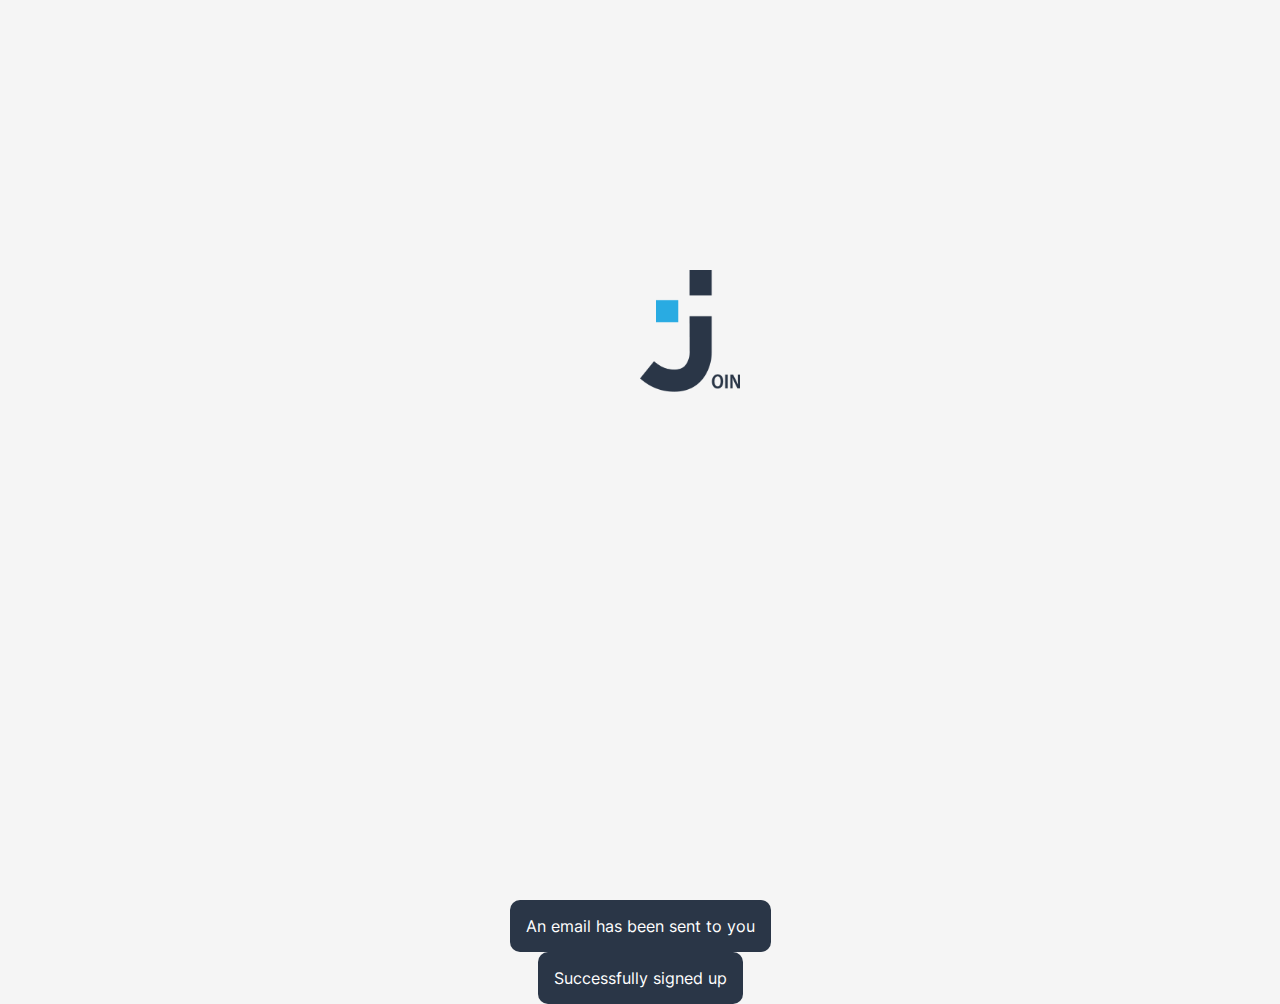
<file: index.html>
<!DOCTYPE html>
<html lang="en">

<head>
    <meta charset="UTF-8">
    <meta http-equiv="X-UA-Compatible" content="IE=edge">
    <meta name="viewport" content="width=device-width, initial-scale=1.0">
    <title>Join</title>

    <link id="apple-fav" rel="apple-touch-icon" sizes="180x180" href="assets/favicon/favicon_dark/apple-touch-icon.png">
    <link id="32-fav" rel="icon" type="image/png" sizes="32x32" href="assets/favicon/favicon_dark/favicon-32x32.png">
    <link id="16-fav" rel="icon" type="image/png" sizes="16x16" href="assets/favicon/favicon_dark/favicon-16x16.png">
    <link id="manifest" rel="manifest" href="assets/favicon/favicon_dark/site.webmanifest">

    <script src="script.js"></script>
    <script src="mini_backend.js"></script>
    <script src="include.js"></script>
    <script src="js/entrance_area.js"></script>

    <link rel="stylesheet" href="style/style.css">
    <link rel="stylesheet" href="style/style_general.css">
    <link rel="stylesheet" href="style/fonts.css">
    <link rel="stylesheet" href="style/signUp.css">
    <link rel="stylesheet" href="style/forgot_password.css">
</head>

<body onload="load()">

    <div class="main-login-container" id="main-login-container">
        <img src="./assets/img/join-logo.png" id="join-logo" class="fade-in">
        <div include-html="./templates/log_in.html"></div>
        <div id="forgotPw" include-html="./templates/forgot_password.html" style="display: none;"></div>
        <div id="signUp" include-html="./templates/sign_up.html" style="display: none;"></div>
    </div>

    <div class="resetMain">
        <div id="resetPWackknowledge" class="resetPWackknowledge">
            <span>An email has been sent to you</span>
        </div>
    </div>

    <div class="resetMain-reset">
        <div id="signUpSingle" class="resetPW">
            <span>Successfully signed up</span>
        </div>
    </div>

</body>

</html>
</file>
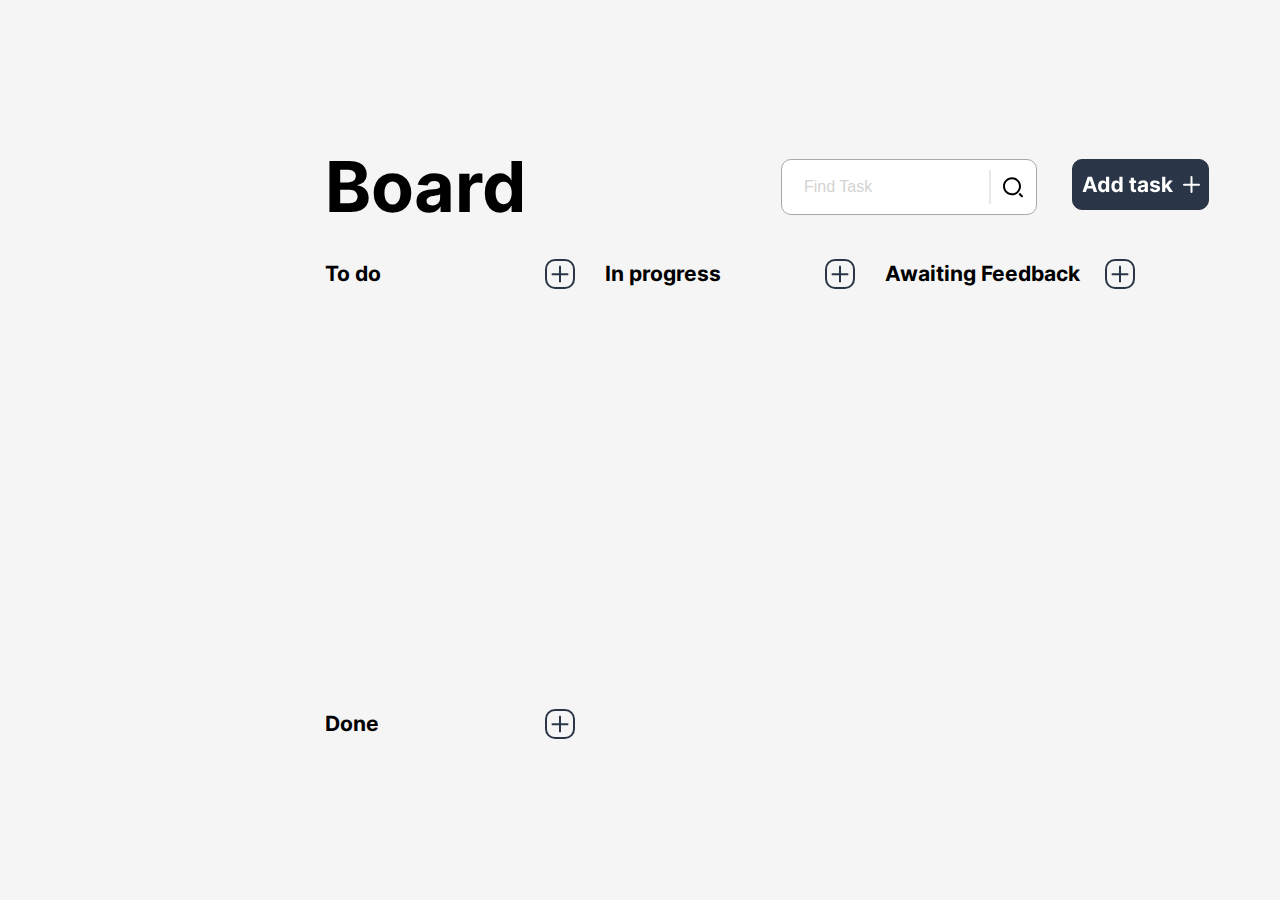
<file: board.html>
<!DOCTYPE html>
<html lang="en">

<head>

    <link id="apple-fav" rel="apple-touch-icon" sizes="180x180" href="assets/favicon/favicon_dark/apple-touch-icon.png">
    <link id="32-fav" rel="icon" type="image/png" sizes="32x32" href="assets/favicon/favicon_dark/favicon-32x32.png">
    <link id="16-fav" rel="icon" type="image/png" sizes="16x16" href="assets/favicon/favicon_dark/favicon-16x16.png">
    <link id="manifest" rel="manifest" href="assets/favicon/favicon_dark/site.webmanifest">

    <link rel="stylesheet" href="style/style.css">
    <link rel="stylesheet" href="style/style_general.css">
    <link rel="stylesheet" href="style/style_new_task.css">
    <link rel="stylesheet" href="style/style_sidebar.css">
    <link rel="stylesheet" href="style/style_header.css">
    <link rel="stylesheet" href="style/style_board.css">
    <link rel="stylesheet" href="style/fonts.css">
    <link rel="stylesheet" href="style/mobile_style/m_style_board.css">

    <script src="js/models/contact.class.js"></script>
    <script src="js/models/task.class.js"></script>
    <script src="js/models/category.class.js"></script>
    <script src="js/models/subtask.class.js"></script>

    <script src="js/templates_board.js"></script>
    <script src="js/board_edit_task.js"></script>
    <script src="js/add_task_mobile.js"></script>

    <script src="script.js"></script>
    <script src="mini_backend.js"></script>
    <script src="include.js"></script>
    <script src="js/board.js"></script>
    <script src="js/contacts.js"></script>
    <script src="js/entrance_area.js"></script>


    <script src="js/add_task/create_new_task.js"></script>
    <script src="js/add_task/create_new_category.js"></script>
    <script src="js/add_task/assign_contact.js"></script>
    <script src="js/add_task/add_priority.js"></script>
    <script src="js/add_task/add_subtask.js"></script>
    <script src="js/add_task/templates.js"></script>
    <script src="js/add_task/add_task.js"></script>
    <script src="js/add_task/push_and_save_task.js"></script>

    <meta charset="UTF-8">
    <meta http-equiv="X-UA-Compatible" content="IE=edge">
    <meta name="viewport" content="width=device-width, initial-scale=1.0">
    <title>Board</title>

</head>

<body onload="initBoard()">

    <div class="body2 ovflow-hidden">

        <!-- NAVBAR -->
        <div id="mobile-d-none" class="mobile-d-none" include-html="./templates/sidebar.html"></div>

        <div id="main" class="main">
            <div class="content slide-board-scroll">
                <div id="new-task-shadow-screen" class="shadow-screen d-none">
                    <div id="new-task-overlay" class="general-overlay">
                    </div>
                </div>
                <!-- HEADER -->
                <div include-html="./templates/header.html"></div>

                <!-- MAIN CONTENT -->
                <div id="board-add-task"></div>
                <div id="board-outer-div" class="board-outer-div">
                    <div class="board">
                        <div class="board-head-div">
                            <span class="kanban-mobile-span">Kanban Project Management Tool</span>
                            <div class="mobile-headline-div">
                                <h1>Board</h1>
                                <div onclick="showNewTaskCard()" class="add-task-btn-mobile">
                                </div>
                            </div>
                            <div class="d-flex">
                                <div class="board-input-div">
                                    <div class="input-img">
                                        <div class="input-img-inner">
                                            <img src="assets/img/loup.svg">
                                        </div>
                                    </div>
                                    <input id="find-task" type="text" placeholder="Find Task" class="board-input"
                                        onkeyup="findTask()">
                                </div>
                                <div onclick="showNewTaskCard()" class="add-task-btn">
                                </div>
                            </div>
                        </div>
                    </div>


                    <div class="cards-category-desktop">
                        <div>
                            <span>To do</span>
                            <div class="plus-btn" onclick="showNewTaskCard()"></div>
                        </div>
                        <div>
                            <span>In progress</span>
                            <div class="plus-btn" onclick="addTaskToStatus('progress')"></div>
                        </div>
                        <div>
                            <span>Awaiting feedback</span>
                            <div class="plus-btn" onclick="addTaskToStatus('feedback')"></div>

                        </div>
                        <div>
                            <span>Done</span>
                            <div class="plus-btn" onclick="addTaskToStatus('done')"></div>
                        </div>
                    </div>


                    <div class="slide-board-scroll cards-slide-div">
                        <div class="cards-div">

                            <div class="cards-column-main ">

                                <div class="cards-category">
                                    <span>To do</span>
                                    <div class="plus-btn" onclick="showNewTaskCard()"></div>
                                </div>

                                <div class="card-column" id="todo" ondrop="moveTo('todo')"
                                    ondragover="allowDrop(event)">
                                </div>

                                <div ondragover="allowDrop(event)" ondrop="moveTo('todo')" id="todo-drop-help"
                                    class="drop-help-div d-none"></div>
                            </div>

                            <div class="cards-column-main">

                                <div class="cards-category">
                                    <span>In progress</span>
                                    <div class="plus-btn" onclick="addTaskToStatus('progress')"></div>
                                </div>

                                <div class="card-column" id="progress" ondrop="moveTo('progress')"
                                    ondragover="allowDrop(event)">
                                </div>

                                <div ondragover="allowDrop(event)" ondrop="moveTo('progress')" id="progress-drop-help"
                                    class="drop-help-div d-none">
                                </div>
                            </div>

                            <div class="cards-column-main">

                                <div class="cards-category">
                                    <span>Awaiting Feedback</span>
                                    <div class="plus-btn" onclick="addTaskToStatus('feedback')"></div>
                                </div>

                                <div class="card-column" id="feedback" ondrop="moveTo('feedback')"
                                    ondragover="allowDrop(event)">
                                </div>

                                <div ondragover="allowDrop(event)" ondrop="moveTo('feedback')" id="feedback-drop-help"
                                    class="drop-help-div d-none"></div>
                            </div>

                            <div class="cards-column-main">

                                <div class="cards-category">
                                    <span>Done</span>
                                    <div class="plus-btn" onclick="addTaskToStatus('done')"></div>
                                </div>
                                <div class="card-column" id="done" ondrop="moveTo('done')"
                                    ondragover="allowDrop(event)">
                                </div>

                                <div ondragover="allowDrop(event)" ondrop="moveTo('done')" id="done-drop-help"
                                    class="drop-help-div d-none"></div>
                            </div>

                        </div>
                    </div>
                </div>
            </div>
        </div>

        <div id="detail-view-shadow-screen" class="d-none shadow-screen">
            <div id="detail-view-overlay" class="general-overlay">
                <div id="detailView" class="detail-view"></div>
            </div>
        </div>

    </div>
</body>

</html>
</file>
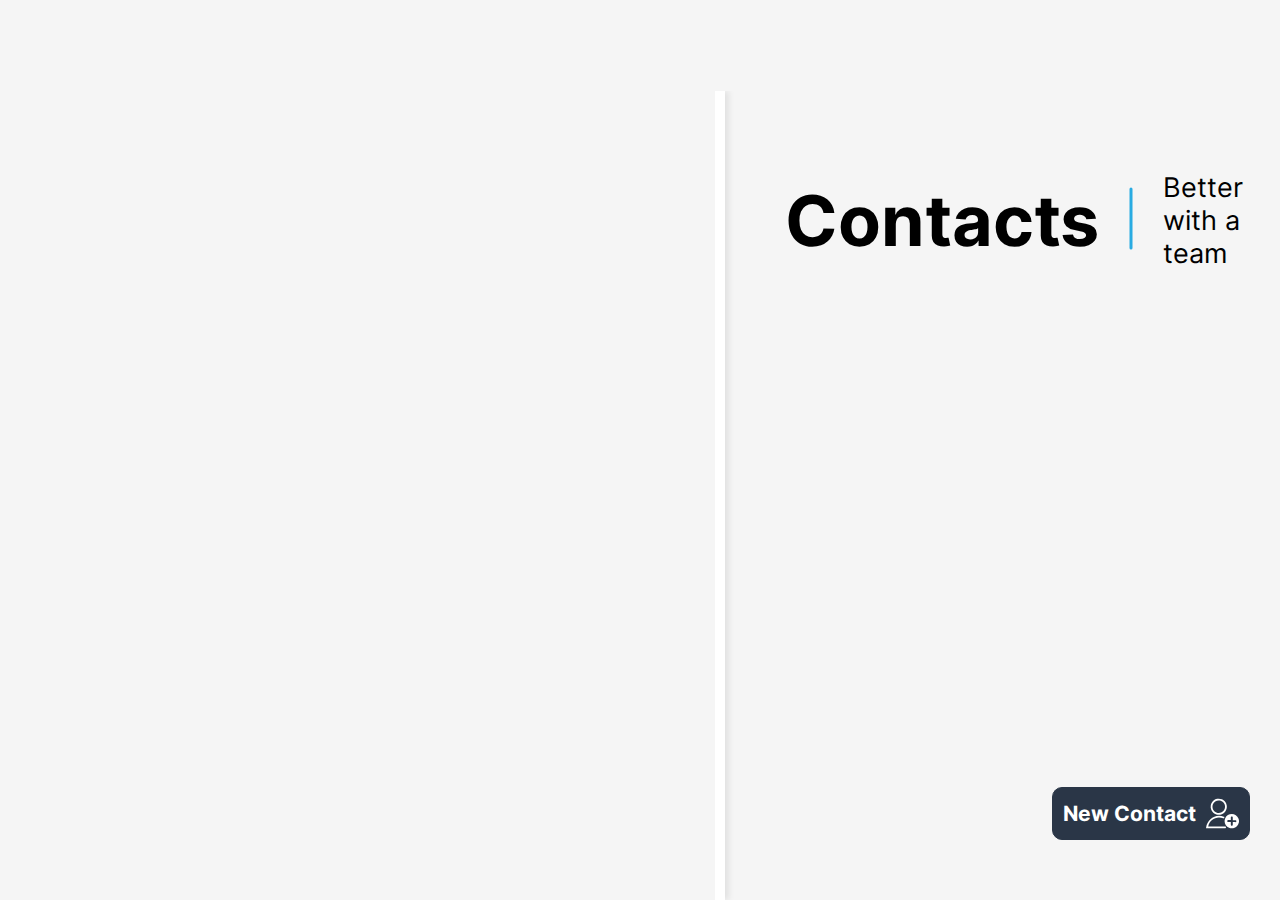
<file: contacts.html>
<!DOCTYPE html>
<html lang="en">

<head>

    <link id="apple-fav" rel="apple-touch-icon" sizes="180x180" href="assets/favicon/favicon_dark/apple-touch-icon.png">
    <link id="32-fav" rel="icon" type="image/png" sizes="32x32" href="assets/favicon/favicon_dark/favicon-32x32.png">
    <link id="16-fav" rel="icon" type="image/png" sizes="16x16" href="assets/favicon/favicon_dark/favicon-16x16.png">
    <link id="manifest" rel="manifest" href="assets/favicon/favicon_dark/site.webmanifest">

    <meta charset="UTF-8">
    <meta http-equiv="X-UA-Compatible" content="IE=edge">
    <meta name="viewport" content="width=device-width, initial-scale=1.0">
    <title>Contacts</title>

    <script src="js/models/contact.class.js"></script>
    <script src="js/models/category.class.js"></script>
    <script src="js/models/task.class.js"></script>
    <script src="js/models/subtask.class.js"></script>

    <script src="script.js"></script>
    <script src="mini_backend.js"></script>
    <script src="js/board.js"></script>
    <script src="include.js"></script>
    <script src="js/contacts.js"></script>

    <script src="js/contacts_2.js"></script>
    <script src="js/add_task_mobile.js"></script>

    <script src="js/add_task/create_new_task.js"></script>
    <script src="js/add_task/create_new_category.js"></script>
    <script src="js/add_task/assign_contact.js"></script>
    <script src="js/add_task/add_priority.js"></script>
    <script src="js/add_task/add_subtask.js"></script>
    <script src="js/add_task/templates.js"></script>
    <script src="js/add_task/add_task.js"></script>
    <script src="js/add_task/push_and_save_task.js"></script>

    <link rel="stylesheet" href="style/style.css">
    <link rel="stylesheet" href="style/style_general.css">
    <link rel="stylesheet" href="style/style_sidebar.css">
    <link rel="stylesheet" href="style/style_header.css">
    <link rel="stylesheet" href="style/style_contacts.css">
    <link rel="stylesheet" href="style/style_add_contact.css">
    <link rel="stylesheet" href="style/style_new_task.css">
    <link rel="stylesheet" href="style/fonts.css">
    <link rel="stylesheet" href="style/mobile_style/m_style_contacts.css">
</head>

<body onload="initContacts()">

    <div class="body2 ovflow-hidden">
        <!-- <div id="shadow-screen" class="shadow-screen d-none">
            <div id="center-new-task-card" class="general-overlay">
            </div>
        </div> -->
        <!-- NAVBAR -->
        <div id="mobile-d-none" include-html="./templates/sidebar.html"></div>

        <div class="content">
            <!-- HEADER -->
            <div include-html="./templates/header.html"></div>

            <!-- MAIN CONTENT -->
            <div id="contacts-add-task"></div>
            <div id="contacts-outer-div" class="contacts-outer-div">
                <div id="contact-created-message" class="contact-created-message  d-none">Contact succesfully
                    created</div>
                <div class="slide-bar-scroll">
                    <div id="contacts-slide-bar" class="contacts-slide-bar">
                        <div class="mobile-button-div">
                            <button class="btn-dark new-contact new-contact-mobile" type="submit"
                                onclick="openAddOverlay()">
                                <div class="btn-settings">
                                    <span>New Contact</span>
                                    <img src="assets/img/new_contact.svg" alt="new contact icon">
                                </div>
                            </button>
                        </div>

                        <div id="cards-main-A" class="cards-div-main d-none">
                            <div class="cards-div-letter"><span>A</span></div>
                            <div class="cards-div" id="cards-div-A"></div>
                        </div>
                        <div id="cards-main-B" class="cards-div-main d-none">
                            <div class="cards-div-letter"><span>B</span></div>
                            <div class="cards-div" id="cards-div-B"></div>
                        </div>
                        <div id="cards-main-C" class="cards-div-main d-none">
                            <div class="cards-div-letter"><span>C</span></div>
                            <div class="cards-div" id="cards-div-C"></div>
                        </div>
                        <div id="cards-main-D" class="cards-div-main d-none">
                            <div class="cards-div-letter"><span>D</span></div>
                            <div class="cards-div" id="cards-div-D"></div>
                        </div>
                        <div id="cards-main-E" class="cards-div-main d-none">
                            <div class="cards-div-letter"><span>E</span></div>
                            <div class="cards-div" id="cards-div-E"></div>
                        </div>
                        <div id="cards-main-F" class="cards-div-main d-none">
                            <div class="cards-div-letter"><span>F</span></div>
                            <div class="cards-div" id="cards-div-F"></div>
                        </div>
                        <div id="cards-main-G" class="cards-div-main d-none">
                            <div class="cards-div-letter"><span>G</span></div>
                            <div class="cards-div" id="cards-div-G"></div>
                        </div>
                        <div id="cards-main-H" class="cards-div-main d-none">
                            <div class="cards-div-letter"><span>H</span></div>
                            <div class="cards-div" id="cards-div-H"></div>
                        </div>
                        <div id="cards-main-I" class="cards-div-main d-none">
                            <div class="cards-div-letter"><span>I</span></div>
                            <div class="cards-div" id="cards-div-I"></div>
                        </div>
                        <div id="cards-main-J" class="cards-div-main d-none">
                            <div class="cards-div-letter"><span>J</span></div>
                            <div class="cards-div" id="cards-div-J"></div>
                        </div>
                        <div id="cards-main-K" class="cards-div-main d-none">
                            <div class="cards-div-letter"><span>K</span></div>
                            <div class="cards-div" id="cards-div-K"></div>
                        </div>
                        <div id="cards-main-L" class="cards-div-main d-none">
                            <div class="cards-div-letter"><span>L</span></div>
                            <div class="cards-div" id="cards-div-L"></div>
                        </div>
                        <div id="cards-main-M" class="cards-div-main d-none">
                            <div class="cards-div-letter"><span>M</span></div>
                            <div class="cards-div" id="cards-div-M"></div>
                        </div>
                        <div id="cards-main-N" class="cards-div-main d-none">
                            <div class="cards-div-letter"><span>N</span></div>
                            <div class="cards-div" id="cards-div-N"></div>
                        </div>
                        <div id="cards-main-O" class="cards-div-main d-none">
                            <div class="cards-div-letter"><span>O</span></div>
                            <div class="cards-div" id="cards-div-O"></div>
                        </div>
                        <div id="cards-main-P" class="cards-div-main d-none">
                            <div class="cards-div-letter"><span>P</span></div>
                            <div class="cards-div" id="cards-div-P"></div>
                        </div>
                        <div id="cards-main-Q" class="cards-div-main d-none">
                            <div class="cards-div-letter"><span>Q</span></div>
                            <div class="cards-div" id="cards-div-Q"></div>
                        </div>
                        <div id="cards-main-R" class="cards-div-main d-none">
                            <div class="cards-div-letter"><span>R</span></div>
                            <div class="cards-div" id="cards-div-R"></div>
                        </div>
                        <div id="cards-main-S" class="cards-div-main d-none">
                            <div class="cards-div-letter"><span>S</span></div>
                            <div class="cards-div" id="cards-div-S"></div>
                        </div>
                        <div id="cards-main-T" class="cards-div-main d-none">
                            <div class="cards-div-letter"><span>T</span></div>
                            <div class="cards-div" id="cards-div-T"></div>
                        </div>
                        <div id="cards-main-U" class="cards-div-main d-none">
                            <div class="cards-div-letter"><span>U</span></div>
                            <div class="cards-div" id="cards-div-U"></div>
                        </div>
                        <div id="cards-main-V" class="cards-div-main d-none">
                            <div class="cards-div-letter"><span>V</span></div>
                            <div class="cards-div" id="cards-div-V"></div>
                        </div>
                        <div id="cards-main-W" class="cards-div-main d-none">
                            <div class="cards-div-letter"><span>W</span></div>
                            <div class="cards-div" id="cards-div-W"></div>
                        </div>
                        <div id="cards-main-X" class="cards-div-main d-none">
                            <div class="cards-div-letter"><span>X</span></div>
                            <div class="cards-div" id="cards-div-X"></div>
                        </div>
                        <div id="cards-main-Y" class="cards-div-main d-none">
                            <div class="cards-div-letter"><span>Y</span></div>
                            <div class="cards-div" id="cards-div-Y"></div>
                        </div>
                        <div id="cards-main-Z" class="cards-div-main d-none">
                            <div class="cards-div-letter"><span>Z</span></div>
                            <div class="cards-div" id="cards-div-Z"></div>
                        </div>

                    </div>
                </div>
                <div id="contacts-right-div" class="contacts-right-div right-div-mobile">
                    <div class="contacts-head">
                        <img onclick="hideMobileBigCard()" class="mobile-arrow-left"
                            src="assets/img/arrow-left-contacts.svg">
                        <span class="kanban-mobile-span">Kanban Project Management Tool</span>
                        <h1>Contacts</h1>
                        <div class="contacts-bar-img"><img src="assets/img/blue-bar.svg"></div>
                        <span>Better with a team</span>
                        <div class="mobile-blue-bar"><img src="assets/img/blue_underline.png"></div>
                    </div>

                    <div id="big-card-0" class="contacts-big-card slide-right d-none">

                        <div class="big-card-head">
                            <div id="big-card-initials-bg" class="contact-initials-big">
                                <span id="big-card-initials"></span>
                            </div>
                            <div class="big-card-name-div">
                                <div>
                                    <span class="big-card-name" id="big-card-firstname"></span>
                                    <span class="big-card-name" id="big-card-lastname"></span>
                                </div>
                                <div id="open-add-task" onclick="showNewTaskCard('')" class="big-card-add-task">
                                    <div class="big-card-plus-img">
                                        <img src="assets/img/plus-blue-no-border.svg">
                                    </div>
                                    <span>Add Task</span>
                                </div>
                            </div>
                        </div>

                        <div class="big-card-info">
                            <span>Contact Information</span>
                            <div id="edit-contact" class="edit-contact" onclick="openEditOverlay()">
                                <div class="pencil-img"></div><span>Edit Contact</span>
                            </div>
                        </div>
                        <div class="big-card-mail-phone">
                            <div class="mail-phone">
                                <span>Email</span>
                                <a style="text-decoration-line: none;" href="#" id="big-card-email"></a>
                            </div>
                            <div class="mail-phone">
                                <span>Phone</span>
                                <span id="big-card-phone"></span>
                            </div>
                        </div>
                    </div>
                    <div id="mobile-edit-contact" class="mobile-edit-contact-btn" onclick="openEditOverlay()"></div>
                    <button class="btn-dark new-contact mobile-d-none" type="submit" onclick="openAddOverlay()">
                        <div class="btn-settings">
                            <span>New Contact</span>
                            <img src="assets/img/new_contact.svg" alt="new contact icon">
                        </div>
                    </button>
                </div>

            </div>

        </div>

        <!-- TEMPLATE ADD/EDIT CONTACT -->
        <div id="new-task-shadow-screen" class="d-none shadow-screen">
            <div id="new-task-overlay" class="general-overlay">
            </div>
        </div>

        <div id="add-contact-shadow-screen" class="d-none shadow-screen">
            <div id="add-contact-overlay" class="general-overlay">
                <div include-html="./templates/add_contact.html"></div>
            </div>
        </div>

        <div id="edit-contact-shadow-screen" class="d-none shadow-screen">
            <div id="edit-contact-overlay" class="general-overlay">
                <div include-html="./templates/edit_contact.html"></div>
            </div>
        </div>

</body>

</html>
</file>
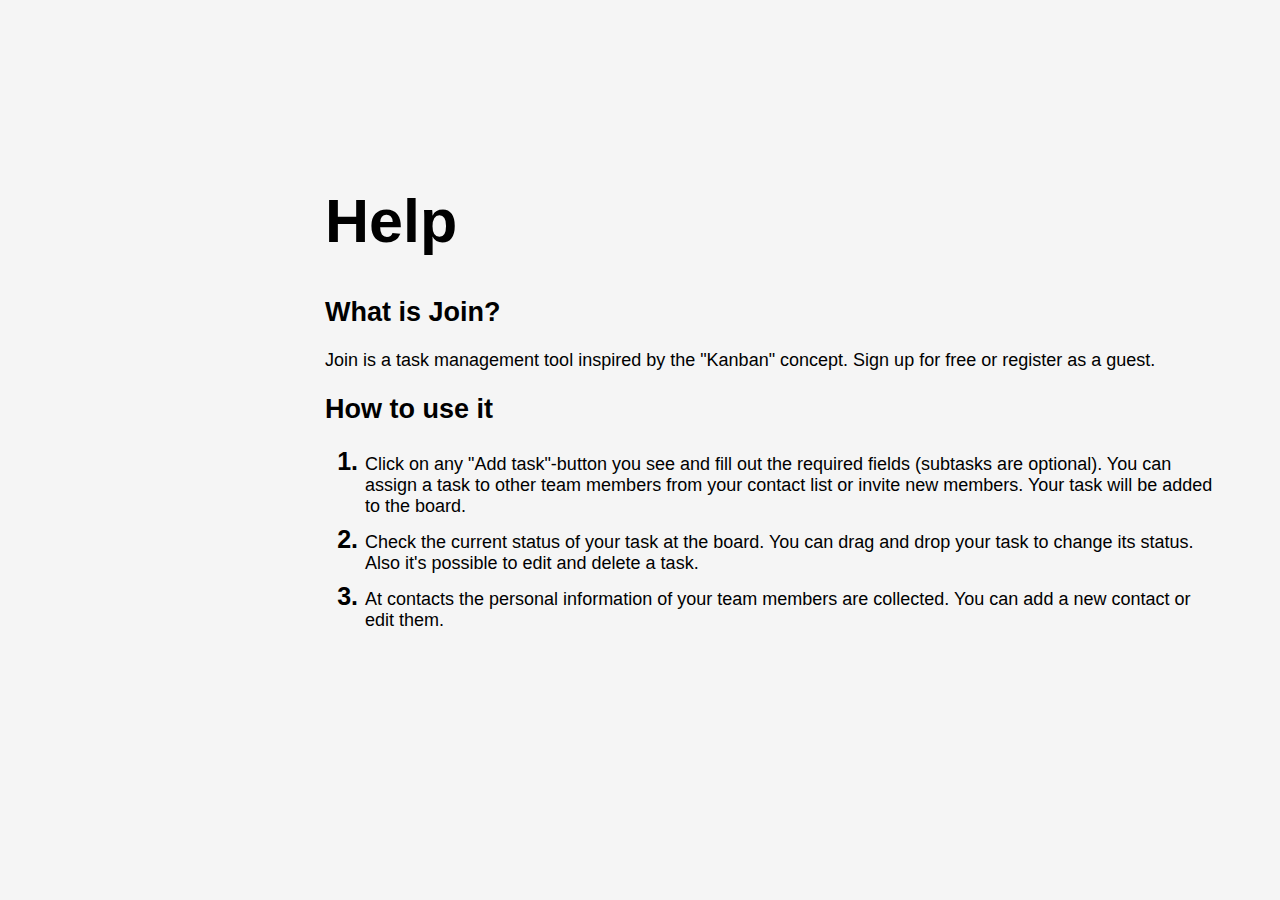
<file: help.html>
<!DOCTYPE html>
<html lang="en">

<head>

    <link id="apple-fav" rel="apple-touch-icon" sizes="180x180" href="assets/favicon/favicon_dark/apple-touch-icon.png">
    <link id="32-fav" rel="icon" type="image/png" sizes="32x32" href="assets/favicon/favicon_dark/favicon-32x32.png">
    <link id="16-fav" rel="icon" type="image/png" sizes="16x16" href="assets/favicon/favicon_dark/favicon-16x16.png">
    <link id="manifest" rel="manifest" href="assets/favicon/favicon_dark/site.webmanifest">

    <meta charset="UTF-8">
    <meta http-equiv="X-UA-Compatible" content="IE=edge">
    <meta name="viewport" content="width=device-width, initial-scale=1.0">
    <title>Help</title>

    <script src="script.js"></script>
    <script src="include.js"></script>
    <script src="mini_backend.js"></script>
    <script src="js/add_task/push_and_save_task.js"></script>

    <link rel="stylesheet" href="style/style.css">
    <link rel="stylesheet" href="style/style_general.css">
    <link rel="stylesheet" href="style/style_header.css">
    <link rel="stylesheet" href="style/style_general.css">
    <link rel="stylesheet" href="style/style_sidebar.css">
    <link rel="stylesheet" href="style/style_legal_notice_and_help.css">
</head>

<body onload="load()">

    <div class="body2">
        <!-- NAVBAR -->
        <div include-html="./templates/sidebar.html"></div>

        <div class="content">
            <!-- HEADER -->
            <div include-html="./templates/header.html"></div>

            <!-- MAIN CONTENT -->
            <main class="main">
                <div class="help-container">
                    <h1>Help</h1>
                    <h2>What is Join?</h2>
                    <p>Join is a task management tool inspired by the "Kanban" concept. Sign up for free or register as
                        a
                        guest.</p>
                    <h2>How to use it</h2>
                    <ol>
                        <li>Click on any "Add task"-button you see and fill out the required fields (subtasks are
                            optional).
                            You can assign a task to other team members from your contact list or invite new members.
                            Your task will
                            be added to the board. </li>
                        <li>Check the current status of your task at the board. You can drag and drop your task to
                            change its status.
                            Also it's possible to edit and delete a task. </li>
                        <li> At contacts the personal information of your team members are collected. You can add a new
                            contact or edit them.</li>
                    </ol>

                </div>
            </main>
        </div>
    </div>
</file>
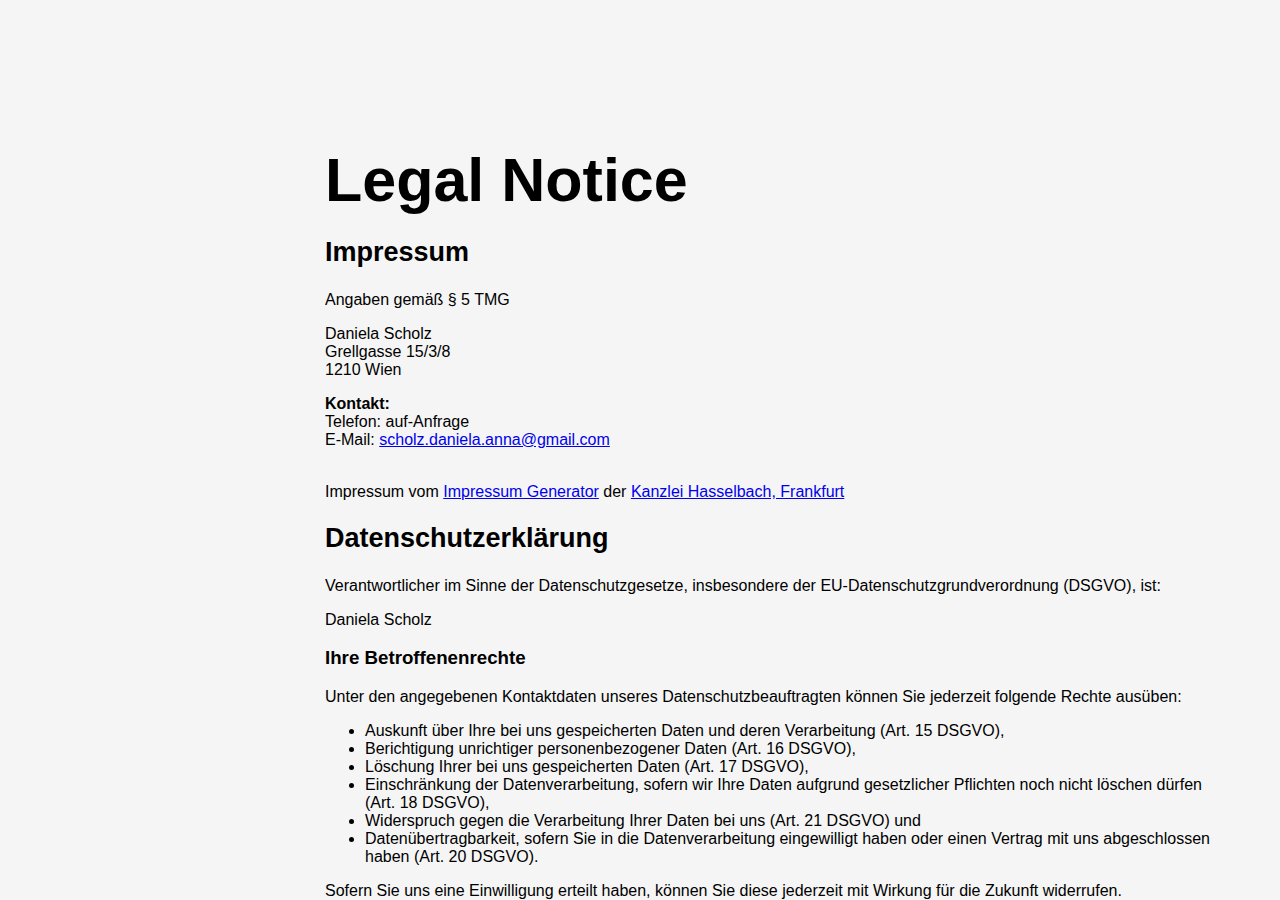
<file: legal_notice.html>
<!DOCTYPE html>
<html lang="en">

<head>
    <link id="apple-fav" rel="apple-touch-icon" sizes="180x180" href="assets/favicon/favicon_dark/apple-touch-icon.png">
    <link id="32-fav" rel="icon" type="image/png" sizes="32x32" href="assets/favicon/favicon_dark/favicon-32x32.png">
    <link id="16-fav" rel="icon" type="image/png" sizes="16x16" href="assets/favicon/favicon_dark/favicon-16x16.png">
    <link id="manifest" rel="manifest" href="assets/favicon/favicon_dark/site.webmanifest">

    <meta charset="UTF-8">
    <meta http-equiv="X-UA-Compatible" content="IE=edge">
    <meta name="viewport" content="width=device-width, initial-scale=1.0">
    <title>Legal Notice</title>

    <script src="script.js"></script>
    <script src="mini_backend.js"></script>
    <script src="include.js"></script>
    <!-- <script src="js/summary.js"></script> -->
    <script src="js/entrance_area.js"></script>
    <script src="js/add_task/push_and_save_task.js"></script> 

    <link rel="stylesheet" href="style/style.css">
    <link rel="stylesheet" href="style/style_general.css">
    <link rel="stylesheet" href="style/style_sidebar.css">
    <link rel="stylesheet" href="style/style_header.css">
    <link rel="stylesheet" href="style/style_legal_notice_and_help.css">
</head>

<body onload="load()">
    <div class="body2">
        <!-- NAVBAR -->
        <div include-html="./templates/sidebar.html"></div>

        <div class="content">
            <!-- HEADER -->
            <div include-html="./templates/header.html"></div>

            <!-- MAIN CONTENT -->
            <main class="main">
                <div class="main-container">
                    <h1>Legal Notice</h1>
                    <div class='impressum'>
                        <h2>Impressum</h2>
                        <p>Angaben gemäß § 5 TMG</p>
                        <p>Daniela Scholz <br>
                            Grellgasse 15/3/8<br>
                            1210 Wien<br>
                        </p>
                        <p><strong>Kontakt:</strong> <br>
                            Telefon: auf-Anfrage<br>
                            E-Mail: <a href='mailto:scholz.daniela.anna@gmail.com'>scholz.daniela.anna@gmail.com</a></br></p>
                        <br>
                        Impressum vom <a href="https://www.impressum-generator.de">Impressum Generator</a> der <a
                            href="https://www.kanzlei-hasselbach.de/standorte/frankfurt/" rel="nofollow">Kanzlei
                            Hasselbach, Frankfurt</a>
                    </div>
                    <h2>Datenschutzerklärung</h2>
                    <p>Verantwortlicher im Sinne der Datenschutzgesetze, insbesondere der EU-Datenschutzgrundverordnung
                        (DSGVO), ist:</p>
                    <p>Daniela Scholz</p>
                    <h3>Ihre Betroffenenrechte</h3>
                    <p>Unter den angegebenen Kontaktdaten unseres Datenschutzbeauftragten können Sie jederzeit folgende
                        Rechte ausüben:</p>
                    <ul>
                        <li>Auskunft über Ihre bei uns gespeicherten Daten und deren Verarbeitung (Art. 15 DSGVO),</li>
                        <li>Berichtigung unrichtiger personenbezogener Daten (Art. 16 DSGVO),</li>
                        <li>Löschung Ihrer bei uns gespeicherten Daten (Art. 17 DSGVO),</li>
                        <li>Einschränkung der Datenverarbeitung, sofern wir Ihre Daten aufgrund gesetzlicher Pflichten
                            noch nicht löschen dürfen (Art. 18 DSGVO),</li>
                        <li>Widerspruch gegen die Verarbeitung Ihrer Daten bei uns (Art. 21 DSGVO) und</li>
                        <li>Datenübertragbarkeit, sofern Sie in die Datenverarbeitung eingewilligt haben oder einen
                            Vertrag mit uns abgeschlossen haben (Art. 20 DSGVO).</li>
                    </ul>
                    <p>Sofern Sie uns eine Einwilligung erteilt haben, können Sie diese jederzeit mit Wirkung für die
                        Zukunft widerrufen.</p>
                    <p>Sie können sich jederzeit mit einer Beschwerde an eine Aufsichtsbehörde wenden, z. B. an die
                        zuständige Aufsichtsbehörde des Bundeslands Ihres Wohnsitzes oder an die für uns als
                        verantwortliche Stelle zuständige Behörde.</p>
                    <p>Eine Liste der Aufsichtsbehörden (für den nichtöffentlichen Bereich) mit Anschrift finden Sie
                        unter: <a href="https://www.bfdi.bund.de/DE/Service/Anschriften/Laender/Laender-node.html"
                            target="_blank"
                            rel="noopener nofollow">https://www.bfdi.bund.de/DE/Service/Anschriften/Laender/Laender-node.html</a>.
                    </p>
                    <p></p>
                    <h3>Erfassung allgemeiner Informationen beim Besuch unserer Website</h3>
                    <h4>Art und Zweck der Verarbeitung:</h4>
                    <p>Wenn Sie auf unsere Website zugreifen, d.h., wenn Sie sich nicht registrieren oder anderweitig
                        Informationen übermitteln, werden automatisch Informationen allgemeiner Natur erfasst. Diese
                        Informationen (Server-Logfiles) beinhalten etwa die Art des Webbrowsers, das verwendete
                        Betriebssystem, den Domainnamen Ihres Internet-Service-Providers, Ihre IP-Adresse und ähnliches.
                    </p>
                    <p>Sie werden insbesondere zu folgenden Zwecken verarbeitet:</p>
                    <ul>
                        <li>Sicherstellung eines problemlosen Verbindungsaufbaus der Website,</li>
                        <li>Sicherstellung einer reibungslosen Nutzung unserer Website,</li>
                        <li>Auswertung der Systemsicherheit und -stabilität sowie</li>
                        <li>zur Optimierung unserer Website.</li>
                    </ul>
                    <p>Wir verwenden Ihre Daten nicht, um Rückschlüsse auf Ihre Person zu ziehen. Informationen dieser
                        Art werden von uns ggfs. anonymisiert statistisch ausgewertet, um unseren Internetauftritt und
                        die dahinterstehende Technik zu optimieren. </p>
                    <h4>Rechtsgrundlage und berechtigtes Interesse:</h4>
                    <p>Die Verarbeitung erfolgt gemäß Art. 6 Abs. 1 lit. f DSGVO auf Basis unseres berechtigten
                        Interesses an der Verbesserung der Stabilität und Funktionalität unserer Website.</p>
                    <h4>Empfänger:</h4>
                    <p>Empfänger der Daten sind ggf. technische Dienstleister, die für den Betrieb und die Wartung
                        unserer Webseite als Auftragsverarbeiter tätig werden.</p>
                    <p></p>
                    <h4>Speicherdauer:</h4>
                    <p>Die Daten werden gelöscht, sobald diese für den Zweck der Erhebung nicht mehr erforderlich sind.
                        Dies ist für die Daten, die der Bereitstellung der Website dienen, grundsätzlich der Fall, wenn
                        die jeweilige Sitzung beendet ist. </p>
                    <p> Im Falle der Speicherung der Daten in Logfiles ist dies nach spätestens 14 Tagen der Fall. Eine
                        darüberhinausgehende Speicherung ist möglich. In diesem Fall werden die IP-Adressen der Nutzer
                        anonymisiert, sodass eine Zuordnung des aufrufenden Clients nicht mehr möglich ist.</p>
                    <p></p>
                    <h4>Bereitstellung vorgeschrieben oder erforderlich:</h4>
                    <p>Die Bereitstellung der vorgenannten personenbezogenen Daten ist weder gesetzlich noch vertraglich
                        vorgeschrieben. Ohne die IP-Adresse ist jedoch der Dienst und die Funktionsfähigkeit unserer
                        Website nicht gewährleistet. Zudem können einzelne Dienste und Services nicht verfügbar oder
                        eingeschränkt sein. Aus diesem Grund ist ein Widerspruch ausgeschlossen. </p>
                    <p></p>
                    <h3>Registrierung auf unserer Website</h3>
                    <h4>Art und Zweck der Verarbeitung:</h4>
                    <p>Für die Registrierung auf unserer Website benötigen wir einige personenbezogene Daten, die über
                        eine Eingabemaske an uns übermittelt werden. </p>
                    <p>Zum Zeitpunkt der Registrierung werden zusätzlich folgende Daten erhoben:</p>
                    <p></p>
                    <p>Ihre Registrierung ist für das Bereithalten bestimmter Inhalte und Leistungen auf unserer Website
                        erforderlich.</p>
                    <h4>Rechtsgrundlage:</h4>
                    <p>Die Verarbeitung der bei der Registrierung eingegebenen Daten erfolgt auf Grundlage einer
                        Einwilligung des Nutzers (Art. 6 Abs. 1 lit. a DSGVO).</p>
                    <h4>Empfänger:</h4>
                    <p>Empfänger der Daten sind ggf. technische Dienstleister, die für den Betrieb und die Wartung
                        unserer Website als Auftragsverarbeiter tätig werden.</p>
                    <p></p>
                    <h4>Speicherdauer:</h4>
                    <p>Daten werden in diesem Zusammenhang nur verarbeitet, solange die entsprechende Einwilligung
                        vorliegt. </p>
                    <h4>Bereitstellung vorgeschrieben oder erforderlich:</h4>
                    <p>Die Bereitstellung Ihrer personenbezogenen Daten erfolgt freiwillig, allein auf Basis Ihrer
                        Einwilligung. Ohne die Bereitstellung Ihrer personenbezogenen Daten können wir Ihnen keinen
                        Zugang auf unsere angebotenen Inhalte gewähren. </p>
                    <p></p>
                    <h3>Kommentarfunktion</h3>
                    <h4>Art und Zweck der Verarbeitung:</h4>
                    <p>Wenn Nutzer Kommentare auf unserer Website hinterlassen, werden neben diesen Angaben auch der
                        Zeitpunkt ihrer Erstellung und der zuvor durch den Websitebesucher gewählte Nutzername
                        gespeichert. Dies dient unserer Sicherheit, da wir für widerrechtliche Inhalte auf unserer
                        Webseite belangt werden können, auch wenn diese durch Benutzer erstellt wurden.</p>
                    <h4>Rechtsgrundlage:</h4>
                    <p>Die Verarbeitung der als Kommentar eingegebenen Daten erfolgt auf der Grundlage eines
                        berechtigten Interesses (Art. 6 Abs. 1 lit. f DSGVO).</p>
                    <p>Durch Bereitstellung der Kommentarfunktion möchten wir Ihnen eine unkomplizierte Interaktion
                        ermöglichen. Ihre gemachten Angaben werden zum Zwecke der Bearbeitung der Anfrage sowie für
                        mögliche Anschlussfragen gespeichert.</p>
                    <h3>Empfänger:</h3>
                    <p>Empfänger der Daten sind ggf. Auftragsverarbeiter.</p>
                    <p></p>
                    <h3>Speicherdauer:</h3>
                    <p>Die Daten werden gelöscht, sobald diese für den Zweck der Erhebung nicht mehr erforderlich sind.
                        Dies ist grundsätzlich der Fall, wenn die Kommunikation mit dem Nutzer abgeschlossen ist und das
                        Unternehmen den Umständen entnehmen kann, dass der betroffene Sachverhalt abschließend geklärt
                        ist. Wir behalten uns die Löschung ohne Angaben von Gründen und ohne vorherige oder
                        nachträgliche Information vor.</p>
                    <p>Außerdem können Sie Ihren Kommentar jederzeit durch uns löschen lassen. Schreiben Sie dafür bitte
                        eine E-Mail an den unten aufgeführten Datenschutzbeauftragten bzw. die für den Datenschutz
                        zuständige Person und übermitteln den Link zu Ihrem Kommentar sowie zu Identifikationszwecken
                        die bei der Erstellung des Kommentars verwendete E-Mail-Adresse.</p>
                    <h3>Bereitstellung vorgeschrieben oder erforderlich:</h3>
                    <p>Die Bereitstellung Ihrer personenbezogenen Daten erfolgt freiwillig. Ohne die Bereitstellung
                        Ihrer personenbezogenen Daten können wir Ihnen keinen Zugang zu unserer Kommentarfunktion
                        gewähren.</p>
                    <p></p>
                    <h3>Verwendung von Scriptbibliotheken (Google Webfonts)</h3>
                    <p>Um unsere Inhalte browserübergreifend korrekt und grafisch ansprechend darzustellen, verwenden
                        wir auf dieser Website „Google Web Fonts“ der Google LLC (1600 Amphitheatre Parkway, Mountain
                        View, CA 94043, USA; nachfolgend „Google“) zur Darstellung von Schriften.</p>
                    <p>Weitere Informationen zu Google Web Fonts finden Sie unter <a
                            href="https://developers.google.com/fonts/faq" rel="noopener nofollow"
                            target="_blank">https://developers.google.com/fonts/faq</a> und in der Datenschutzerklärung
                        von Google: <a href="https://www.google.com/policies/privacy/" rel="noopener nofollow"
                            target="_blank">https://www.google.com/policies/privacy/</a>.</p>
                    <p></p>
                    <h3>SSL-Verschlüsselung</h3>
                    <p>Um die Sicherheit Ihrer Daten bei der Übertragung zu schützen, verwenden wir dem aktuellen Stand
                        der Technik entsprechende Verschlüsselungsverfahren (z. B. SSL) über HTTPS.</p>
                    <p></p>
                    <hr>
                    <h3>Information über Ihr Widerspruchsrecht nach Art. 21 DSGVO</h3>
                    <h4>Einzelfallbezogenes Widerspruchsrecht</h4>
                    <p>Sie haben das Recht, aus Gründen, die sich aus Ihrer besonderen Situation ergeben, jederzeit
                        gegen die Verarbeitung Sie betreffender personenbezogener Daten, die aufgrund Art. 6 Abs. 1 lit.
                        f DSGVO (Datenverarbeitung auf der Grundlage einer Interessenabwägung) erfolgt, Widerspruch
                        einzulegen; dies gilt auch für ein auf diese Bestimmung gestütztes Profiling im Sinne von Art. 4
                        Nr. 4 DSGVO.</p>
                    <p>Legen Sie Widerspruch ein, werden wir Ihre personenbezogenen Daten nicht mehr verarbeiten, es sei
                        denn, wir können zwingende schutzwürdige Gründe für die Verarbeitung nachweisen, die Ihre
                        Interessen, Rechte und Freiheiten überwiegen, oder die Verarbeitung dient der Geltendmachung,
                        Ausübung oder Verteidigung von Rechtsansprüchen.</p>
                    <h4>Empfänger eines Widerspruchs</h4>
                    <p>Daniela Scholz</p>
                    <hr>
                    <h3>Änderung unserer Datenschutzbestimmungen</h3>
                    <p>Wir behalten uns vor, diese Datenschutzerklärung anzupassen, damit sie stets den aktuellen
                        rechtlichen Anforderungen entspricht oder um Änderungen unserer Leistungen in der
                        Datenschutzerklärung umzusetzen, z.B. bei der Einführung neuer Services. Für Ihren erneuten
                        Besuch gilt dann die neue Datenschutzerklärung.</p>
                    <h3>Fragen an den Datenschutzbeauftragten</h3>
                    <p>Wenn Sie Fragen zum Datenschutz haben, schreiben Sie uns bitte eine E-Mail oder wenden Sie sich
                        direkt an die für den Datenschutz verantwortliche Person in unserer Organisation:</p>
                    <p>Daniela Scholz
                        <br>Grellgasse 15/3/8
                        <br>1210 Wien
                        <br>
                        <br>scholz.daniela.anna@gmail.com
                    </p>
                    <p><em>Die Datenschutzerklärung wurde mithilfe der activeMind AG erstellt, den Experten für <a
                                href="https://www.activemind.de/datenschutz/datenschutzbeauftragter/" target="_blank"
                                rel="noopener">externe Datenschutzbeauftragte</a> (Version #2020-09-30).</em></p>
                </div>
            </main>
        </div>
    </div>

</body>

</html>
</file>
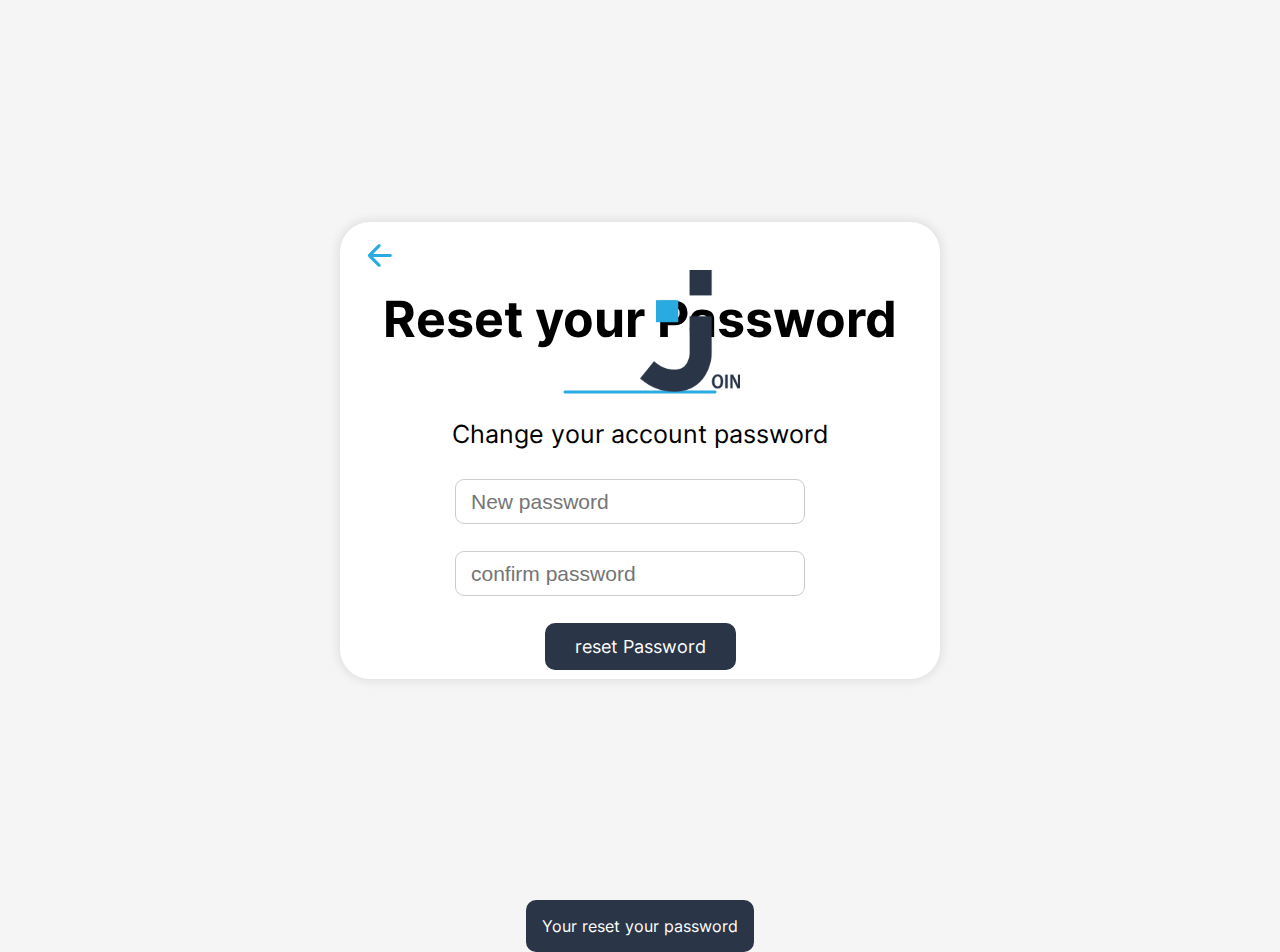
<file: reset_password.html>
<!DOCTYPE html>
<html lang="en">

<head>
    <meta charset="UTF-8">
    <meta http-equiv="X-UA-Compatible" content="IE=edge">
    <meta name="viewport" content="width=device-width, initial-scale=1.0">
    <title>Join</title>

    <link id="apple-fav" rel="apple-touch-icon" sizes="180x180" href="assets/favicon/favicon_dark/apple-touch-icon.png">
    <link id="32-fav" rel="icon" type="image/png" sizes="32x32" href="assets/favicon/favicon_dark/favicon-32x32.png">
    <link id="16-fav" rel="icon" type="image/png" sizes="16x16" href="assets/favicon/favicon_dark/favicon-16x16.png">
    <link id="manifest" rel="manifest" href="assets/favicon/favicon_dark/site.webmanifest">

    <link rel="stylesheet" href="style/style.css">
    <link rel="stylesheet" href="style/style_general.css">
    <link rel="stylesheet" href="style/fonts.css">
    <link rel="stylesheet" href="style/signUp.css">
    <link rel="stylesheet" href="style/forgot_password.css">

    <script src="script.js"></script>
    <script src="mini_backend.js"></script>
    <script src="include.js"></script>
    <script src="js/entrance_area.js"></script>
</head>

<body onload="load()">
    <div class="mainContainer-reset" id="mainContainer-reset">
        <img src="assets/img/join-logo.png" id="join-logo" class="fade-in ">
        <div class="forgotPassword fade-in-login" id="forgotPassword">
            <a href="index.html">
                <img id="back-arrowReset" src="assets/img/back-arrow.svg">
            </a>
            <h2>Reset your Password</h2>
            <img src="assets/img/blue_underline.png">
            <span>Change your account password</span>
            <form class="resetFormPW" onsubmit="resetPassword(); return false">
                <!--hidden input field, to get rid of Chrome Warning-->
                <input type="email" name="email" autocomplete="email" style="display:none">
                <!--hidden input field, to get rid of Chrome Warning-->
                <input id="resetPWInput" type="password" required placeholder="New password"
                    autocomplete="new-password">
                <input id="resetPWInputConf" type="password" required placeholder="confirm password"
                    autocomplete="new-password">
                <button id="forgotBtn">reset Password</button>
            </form>
        </div>

    </div>

    <div class="resetMain-reset">
        <div id="resetPW" class="resetPW">
            <span>Your reset your password</span>
        </div>
    </div>
</body>
</file>
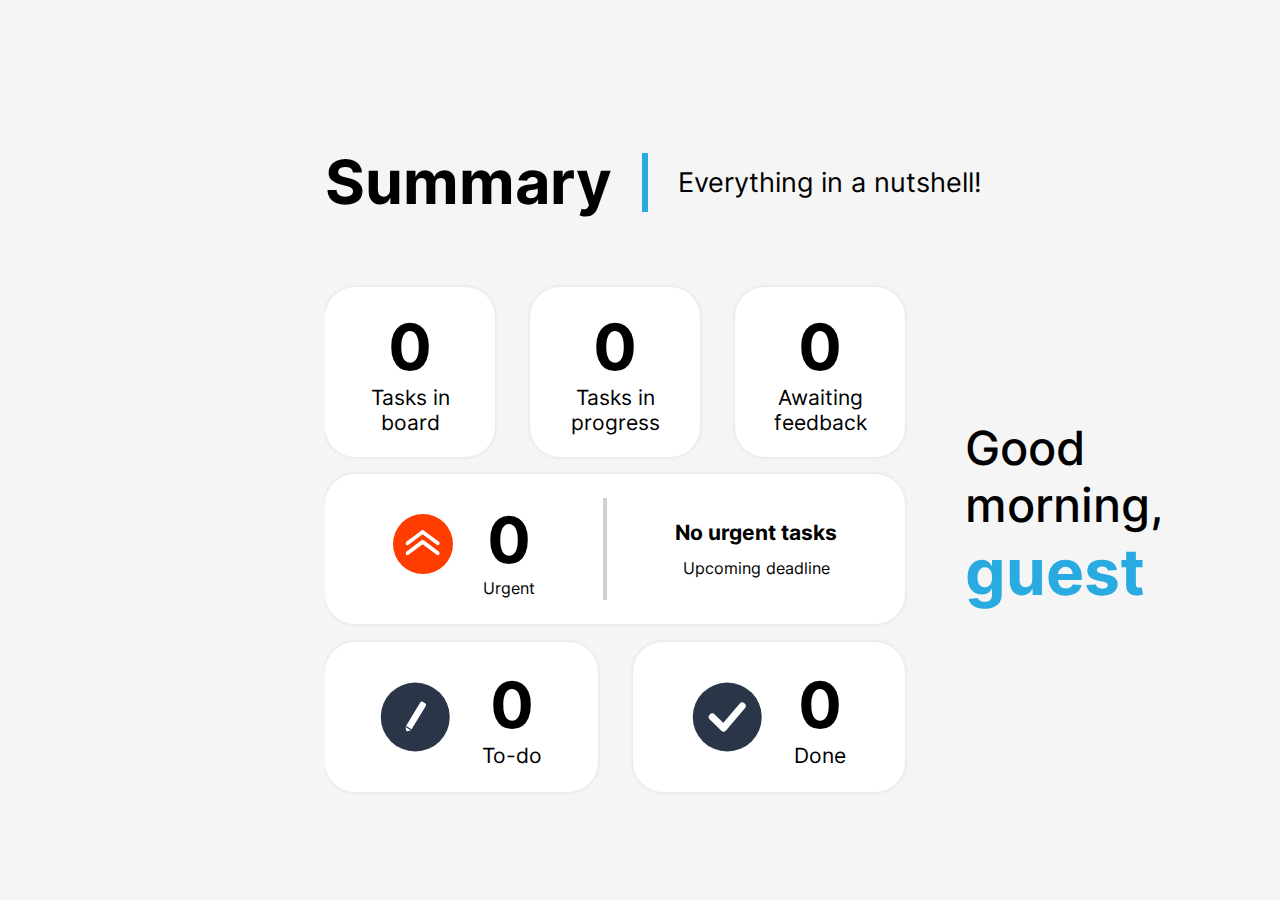
<file: summary.html>
<!DOCTYPE html>
<html lang="en">

<head>

    <link id="apple-fav" rel="apple-touch-icon" sizes="180x180" href="assets/favicon/favicon_dark/apple-touch-icon.png">
    <link id="32-fav" rel="icon" type="image/png" sizes="32x32" href="assets/favicon/favicon_dark/favicon-32x32.png">
    <link id="16-fav" rel="icon" type="image/png" sizes="16x16" href="assets/favicon/favicon_dark/favicon-16x16.png">
    <link id="manifest" rel="manifest" href="assets/favicon/favicon_dark/site.webmanifest">

    <meta charset="UTF-8">
    <meta http-equiv="X-UA-Compatible" content="IE=edge">
    <meta name="viewport" content="width=device-width, initial-scale=1.0">
    <title>Summary</title>

    <script src="js/models/task.class.js"></script>
    <script src="js/models/category.class.js"></script>
    <script src="js/models/subtask.class.js"></script>

    <script src="mini_backend.js"></script>
    <script src="script.js"></script>
    <script src="include.js"></script>
    <script src="js/board.js"></script>
    <!-- <script src="js/entrance_area.js"></script> -->
    <script src="js/summary.js"></script>
    <!-- <script src="js/add_task/push_and_save_task.js"></script> -->

    <link rel="stylesheet" href="style/style.css">
    <link rel="stylesheet" href="style/style_general.css">
    <link rel="stylesheet" href="style/style_sidebar.css">
    <link rel="stylesheet" href="style/style_header.css">
    <link rel="stylesheet" href="style/style_summary.css">
    <link rel="stylesheet" href="style/fonts.css">
</head>

<body onload="initSummary()">

    <div class="body2">
        <!-- NAVBAR -->
        <div include-html="./templates/sidebar.html"></div>

        <div class="content">
            <!-- HEADER -->
            <div include-html="./templates/header.html"></div>

            <!-- MAIN CONTENT -->
            <!-- Summary -->

            <div class="main">
                <div class="summary-outer-div">
                    <div class="heading-container">
                        <h1>Summary</h1>
                        <div class="grafic-line"></div>
                        <span class="subheading">Everything in a nutshell!</span>
                    </div>
                    <div class="main-container">

                        <div class="summary-container">
                            <div class="row">
                                <a class="col-1" href="board.html">
                                    <div id="tasks-in-board" class="bold">0</div>
                                    <span>Tasks in<br>board</span>
                                </a>
                                <a class="col-1" href="board.html">
                                    <div id="tasks-in-progress" class="bold">0</div>
                                    <span>Tasks in<br>progress</span>
                                </a>
                                <a class="col-1" href="board.html">
                                    <div id="tasks-in-feedback" class="bold">0</div>
                                    <span>Awaiting<br>feedback</span>
                                </a>
                            </div>

                            <div class="row">
                                <a class="col-3" href="board.html">
                                    <div class="urgent-tasks">
                                        <div class="urgent-icon"></div>
                                        <div>
                                            <div id="tasks-urgent" class="bold">0</div>
                                            <span>Urgent</span>
                                        </div>
                                    </div>
                                    <div class="urgent-tasks separation"></div>
                                    <div class="urgent-tasks">
                                        <div id="tasks-urgent-date" class="urgentDate">No urgent tasks</div>
                                        <div>Upcoming deadline</div>
                                    </div>
                                </a>
                            </div>

                            <div class="row">
                                <a class="col-2" href="board.html">
                                    <div class="pencil-image"></div>
                                    <div>
                                        <div id="tasks-to-do" class="bold">0</div>
                                        <span>To-do</span>
                                    </div>
                                </a>
                                <a class="col-2" href="board.html">
                                    <div class="tick-image"></div>
                                    <div>
                                        <div id="tasks-done" class="bold">0</div>
                                        <span>Done</span>
                                    </div>
                                </a>
                            </div>
                        </div>

                        <div class="side-container">
                            <div>Good
                                <div id="daytime-greeting">morning</div>,
                            </div>
                            <span id="user-greeting" class="user-greeting">guest</span>
                        </div>

                        <div id="greet-div" class="side-container-mobile d-none-imp">
                            <div class="greet-text">Good
                                <div id="daytime-greeting-mobile">morning</div>,
                            </div>

                            <span id="user-greeting-mobile" class="user-greeting">guest</span>
                        </div>

                    </div>
                </div>
            </div>

        </div>
    </div>
</file>
<file: style/style.css>
/*=== Login ===*/
body {
    overflow-y: hidden;
}

.main-login-container {
    width: 100vw;
    height: 100vh;
    display: flex;
    justify-content: center;
    align-items: center;
}

#join-logo {
    position: absolute;
    left: 50%;
    top: 30%;
    width: 100px;
    z-index: 1;
}

/* slide in Logo-Keyframe Start*/

.fade-in {
    -webkit-animation: fade-in 1s cubic-bezier(0, 0, 0.565, 1.000)1s both;
    animation: fade-in 1s cubic-bezier(0, 0, 0.565, 1.000)1s both;
}

@keyframes fade-in {

    0% {
        opacity: 0;
    }

    100% {
        opacity: 1;
    }

    50% {
        left: 49%;
        top: 49%;
    }

    100% {
        left: 80px;
        top: 53px;
        ;
    }

}

/* slide in Logo-Keyframe End*/

.login-container {
    display: flex;
    justify-content: center;
    align-items: center;
    flex-direction: column;
    width: 600px;
    background: #FFFFFF;
    box-shadow: 0px 0px 10px 3px rgba(0, 0, 0, 0.08);
    border-radius: 30px;
    padding: 30px;
}

#blue_underline {
    margin-bottom: 30px;
}

.login-container h1 {
    font-size: 60px;
}

.credentials {
    display: flex;
    justify-content: center;
    align-items: center;
    flex-direction: column;
}

.credentials input {
    width: 350px;
    height: 45px;
    border: 1px solid #ccc;
    border-radius: 9px;
    padding-left: 15px;
    font-size: 21px;
    padding-right: 55px;
    margin: 10px;
    margin-bottom: 40px;
}

#login-email {
    background: url("../assets/img/mail-icon.svg") no-repeat 310px;
}

#login-password {
    background: url("../assets/img/lock-icon.svg") no-repeat 310px;

}

#name {
    background: url("../assets/img/user-icon.svg") no-repeat 310px;
}

#email {
    background: url("../assets/img/mail-icon.svg") no-repeat 310px;
}

#password {
    background: url("../assets/img/lock-icon.svg") no-repeat 310px;
}

.remember_me_forgotten {
    align-items: center;
    display: flex;
    margin-bottom: 25px;
    align-items: flex-end;
}

.remember_me {
    display: flex;
    align-items: center;
    margin-right: 20px;
}

.remember-me,
input {
    margin-right: 20px;
}

.remember-me-checkbox {
    margin-right: 10px;
}

.fade-in-login {
    -webkit-animation: fade-in-login 1.1s cubic-bezier(0.390, 0.575, 0.565, 1.000) 1.5s both;
    animation: fade-in-login 1.1s cubic-bezier(0.390, 0.575, 0.565, 1.000) 1.5s both;
}


@-webkit-keyframes fade-in-login {
    0% {
        opacity: 0;
    }

    100% {
        opacity: 1;
    }
}

@keyframes fade-in-login {
    0% {
        opacity: 0;
    }

    100% {
        opacity: 1;
    }
}

.fade-out {
    -webkit-animation: fade-out 3s;
    animation: fade-out 3s;
}


@-webkit-keyframes fade-out {
    0% {
        opacity: 0;
    }

    50% {
        opacity: 1;
    }

    100% {
        opacity: 0;
    }
}

@keyframes fade-out {
    0% {
        opacity: 0;
    }

    50% {
        opacity: 1;
    }

    100% {
        opacity: 0;
    }
}

.login_form_buttons {
    display: flex;
    justify-content: space-around;
    align-items: center;
    width: 300px;
}

.login_button {
    background-color: #2A3647;
    border: none;
    color: #fff;
    padding: 13px 30px;
    border-radius: 10px;
    font-size: 18px;
    cursor: pointer;
    font-family: 'Inter', sans-serif;
}

.login_button:hover {
    background: #29ABE2;
    box-shadow: 0px 4px 4px rgba(0, 0, 0, 0.25);
    transition: background 225ms ease-in-out;
}

.guest_button {
    box-sizing: border-box;
    display: flex;
    flex-direction: row;
    justify-content: center;
    align-items: center;
    padding: 13px 16px;
    gap: 10px;
    font-size: 18px;
    font-weight: bold;
    background: #FFFFFF;
    border: 1px solid #647188;
    border-top-color: rgb(100, 113, 136);
    border-right-color: rgb(100, 113, 136);
    border-bottom-color: rgb(100, 113, 136);
    border-left-color: rgb(100, 113, 136);
    border-radius: 10px;
    flex: none;
    cursor: pointer;
}

.remember_me_forgotten a {
    text-decoration: none;
}



.guest_button:hover {
    color: #29ABE2;
    border-color: #29ABE2;
    transition: color 225ms ease-in-out;
}

.signup {
    position: absolute;
    top: 67px;
    right: 114px;
    display: flex;
    justify-content: flex-end;
    align-items: center;
    gap: 35px;
}

.signup p {
    font-size: 25px;
}

.signup_button {
    background-color: #2A3647;
    border: none;
    color: #fff;
    padding: 16px;
    border-radius: 10px;
    cursor: pointer;
    font-family: 'Inter', sans-serif;
}

.signup_button:hover {
    background: #29ABE2;
    box-shadow: 0px 4px 4px rgba(0, 0, 0, 0.25);
    transition: background 225ms ease-in-out;
}

.resetPWackknowledge {
    background-color: #2A3647;
    border: none;
    color: #fff;
    padding: 16px;
    border-radius: 10px;
    cursor: pointer;
    font-family: 'Inter', sans-serif;
    display: flex;
    justify-content: center;
    align-items: center;
}

.resetPW {
    background-color: #2A3647;
    border: none;
    color: #fff;
    padding: 16px;
    border-radius: 10px;
    cursor: pointer;
    font-family: 'Inter', sans-serif;
    display: flex;
    justify-content: center;
    align-items: center;
    z-index: 1;
}

.resetMain-reset {
    display: flex;
    justify-content: center;
    align-items: center;
}


.resetMain {
    display: flex;
    justify-content: center;
    align-items: center;
}


.flighUp {
    transform: translateY(-350px);
    transition: transform 300ms ease-in-out;
}

@media (max-width: 700px) {
    .login-container {
        width: 455px;
    }

    .login-container h1 {
        font-size: 38px;
    }

    .credentials input {
        width: 285px;
    }

    .login_button {
        font-size: 14px;
    }

    .guest_button {
        font-size: 14px;
    }

    .login_form_buttons {
        margin-top: 18px;
    }

    .remember_me_forgotten {
        align-items: flex-end;
        flex-direction: column;
        margin-left: -120px;
    }

    .remember_me_forgotten a {
        margin-top: 15px;
        color: #007CEE;
    }

    .remember_me {
        margin-top: 15px;
    }

    .signup {
        bottom: 60px;
        top: unset;
        display: flex;
        justify-content: center;
        align-items: center;
        right: unset;
        margin-left: 71px;
    }

    #login-email {
        background: url(../assets/img/user-icon.svg) no-repeat 240px;
    }

    #login-password {
        background: url(../assets/img/mail-icon.svg) no-repeat 240px;
    }


}

@media (max-height:820px) and (max-width:700px) {
    .signup {
        bottom: 5px !important;
    }

    .login_form_buttons {
        margin-top: 0px !important;
    }

    .login-container {
        padding: 20px;
    }
}

@media (max-width: 500px) {

    #name {
        background: url("../assets/img/user-icon.svg") no-repeat 245px;
    }

    #email {
        background: url("../assets/img/mail-icon.svg") no-repeat 245px;
    }

    #password {
        background: url("../assets/img/lock-icon.svg") no-repeat 245px;
    }

    .login-container {
        width: 320px;
    }

    .login-container h1 {
        margin: 10px;
    }

    #blue_underline {
        margin-bottom: 10px;
    }

    .credentials input {
        margin-bottom: 10px;
    }

    .remember_me_forgotten a {
        font-size: 12px;
    }

    .remember_me_forgotten {
        display: flex;
        margin-bottom: 25px;
        align-items: flex-start;
        flex-direction: column-reverse;
        margin-left: -115px;

    }

    .signup {
        margin-left: 23px;
        bottom: -3px;
    }

    .remember_me {
        margin-top: 15px;
    }

    .password_forgotten {
        margin-top: 13px;
        font-size: 15px;
    }

    .login_form_buttons {
        margin-top: 10px;
        flex-direction: column;
    }

    .login_button {
        width: 180px;
    }

    .guest_button {
        margin-top: 15px;
        width: 180px;
    }

    .resetPWackknowledge {
        margin-top: 80px;
    }

    .signup p {
        font-size: 19px;
        margin-left: 22px;
    }

    @keyframes fade-in {

        0% {
            opacity: 0;
        }

        100% {
            opacity: 1;
        }

        50% {
            left: 49%;
            top: 49%;
        }

        100% {
            left: 32px;
            top: 14px;
            ;
        }
    }


}
</file>
<file: style/style_general.css>
/* === general settings === */

body {
    margin: 0;
    background-color: #f5f5f5;
    font-family: 'Inter', sans-serif;
    overflow-x: hidden;
}

* {
    box-sizing: border-box;
}

.body2 {
    display: flex;
    min-height: 100vh;
}

.content {
    display: flex;
    flex-direction: column;
    width: 100%;
}

.padding-bottom {
    padding-bottom: 0 !important;
}

.padding-top {
    padding-top: 90px !important;
}

/* universal-classes */
.screenreader {
    display: none;
}

.d-none {
    display: none;
}

/*=== colors ===*/
/* 
DUNKELBLAU: #2A3647
HELLBALU: #29ABE2
ORANGE: #FF3D00
HELLGRAU (BACKGROUND): #F5F5F5 

*/

.btn-dark {
    color: white;
    font-weight: bold;
    background-color: #2A3647;
    padding: 18px 10px;
    border: 1px solid #2A3647;
    border-radius: 10px;
    cursor: pointer;
    transition: 100ms ease-in-out;
}

.btn-dark:hover {
    background-color: #29ABE2;
    border: 2px solid #29ABE2;
    box-shadow: 0px 4px 4px rgba(0, 0, 0, 0.25);
    transition: 100ms ease-in-out;
}

.btn-dark:active {
    background-color: #091931;
    border: 1px solid #091931;
    box-shadow: 0px 4px 4px rgba(0, 0, 0, 0.25);
}

.btn-light {
    color: #2A3647;
    background-color: white;
    padding: 18px 10px;
    border: 1px solid #2A3647;
    border-radius: 10px;
    margin-right: 30px;
    cursor: pointer;
    transition: 100ms ease-in-out;
}

.btn-light:hover {
    color: #29ABE2;
    border: 2px solid #29ABE2;
    filter: drop-shadow(0px 4px 4px rgba(0, 0, 0, 0.25));
    transition: 100ms ease-in-out;
}

.btn-light:active {
    color: black;
    border: 1px solid #091931;
    filter: drop-shadow(0px 4px 4px rgba(0, 0, 0, 0.25));
}


/* delete-button at Contacts.html and Board.html */
.delete-btn {
    width: 136px;
    height: 61px;
    margin-right: 15px;
    background-color: white;
    border: 1px solid #2A3647;
    border-radius: 10px;
    cursor: pointer;
    transition: 100ms ease-in-out;
    text-align: center;
}

.delete-btn:hover {
    border: 2px solid #f61919b8;
    box-shadow: 0px 4px 4px #f61919a7;
    transition: 100ms ease-in-out;
}

.delete-btn:active {
    background-color: #fc50507f;
    border: 1px solid #091931;
    box-shadow: 0px 4px 4px rgba(0, 0, 0, 0.25);
}

.delete-btn span {
    color: #2A3647;
    font-size: 21px;
    font-weight: 400;
    margin-right: 10px;
}

.delete-btn:hover span {
    color: #f61919b8;
    transition: 100ms ease-in-out;
}

.delete-btn:hover img {
    filter: invert(12%) sepia(92%) saturate(7028%) hue-rotate(1deg) brightness(95%) contrast(114%);
    transition: 100ms ease-in-out;
}

/* centers overlay */
.general-overlay {
    position: absolute;
    top: 0;
    bottom: 0;
    right: 0;
    left: 0;
    display: flex;
    justify-content: center;
    align-items: center;
}

/* shadowscreen settings for all overlays */

.shadow-screen {
    z-index: 3;
    overflow-x: hidden;
    overflow-y: auto;
    position: absolute;
    top: 0px;
    left: 0px;
    right: 0px;
    bottom: 0px;
    background-color: #b8b9ba9c;
    opacity: 0;
}

.smooth-opacity-in {
    animation-name: opacity-in;
    animation-duration: 0.125s;
    animation-delay: 0s;
    animation-fill-mode: forwards;
}

@keyframes opacity-in {
    from {
        opacity: 0;
    }

    to {
        opacity: 1;
    }
}

.smooth-opacity-out {
    animation-name: opacity-out;
    animation-duration: 0.5s;
    animation-delay: 0s;
    animation-fill-mode: forwards;
}

@keyframes opacity-out {
    from {
        opacity: 1;
    }

    to {
        opacity: 0;
    }
}

.slide-left {
    -webkit-animation: slide-left 0.5s cubic-bezier(0.250, 0.460, 0.450, 0.940) both;
    animation: slide-left 0.5s cubic-bezier(0.250, 0.460, 0.450, 0.940) both;
}

@-webkit-keyframes slide-left {
    0% {
        -webkit-transform: translateX(100%);
        transform: translateX(100%);
    }

    100% {
        -webkit-transform: translateX(0%);
        transform: translateX(0%);
    }
}

@keyframes slide-left {
    0% {
        -webkit-transform: translateX(100%);
        transform: translateX(100%);
    }

    100% {
        -webkit-transform: translateX(0%);
        transform: translateX(0%);
    }
}

.slide-right {
    -webkit-animation: slide-right 0.5s cubic-bezier(0.250, 0.460, 0.450, 0.940) both;
    animation: slide-right 0.5s cubic-bezier(0.250, 0.460, 0.450, 0.940) both;
}

@-webkit-keyframes slide-right {
    0% {
        -webkit-transform: translateX(100%);
        transform: translateX(100%);
    }

    100% {
        -webkit-transform: translateX(0%);
        transform: translateX(0%);
    }
}

@keyframes slide-right {
    0% {
        -webkit-transform: translateX(0%);
        transform: translateX(0%);
    }

    100% {
        -webkit-transform: translateX(100%);
        transform: translateX(100%);
    }
}



/* === General Setting for MAIN CONTENT === */
.main {
    padding: 145px 0px 0px 325px;
    display: flex;
    flex-direction: column;
    min-height: 100vh;

}

.main-container h1 {
    font-size: 61px;
    font-weight: bold;
    margin: 0;
}

.main-container h2 {
    font-size: 27px;
    font-weight: bold;
}

@media (max-width: 992px) {
    .body2 {
        flex-direction: column-reverse;
        justify-content: center;
        min-height: 100vh;
    }

    .main {
        padding: 90px 30px 0px 30px;
    }
}

@media (max-width: 700px) {

    .main {
        padding: 90px 30px 0px 30px;
    }
}

@media (max-width: 450px) {
    .main {
        padding: 90px 20px 0px 20px;
    }

}

@media (max-width:400px) {
    .main {
        padding-top: 3em !important;
    }
}
</file>
<file: style/fonts.css>
/* inter-300 - latin */
@font-face {
    font-display: swap;
    /* Check https://developer.mozilla.org/en-US/docs/Web/CSS/@font-face/font-display for other options. */
    font-family: 'Inter';
    font-style: normal;
    font-weight: 300;
    src: url('fonts/inter/inter-v12-latin-300.eot');
    /* IE9 Compat Modes */
    src: url('fonts/inter/inter-v12-latin-300.eot?#iefix') format('embedded-opentype'),
        /* IE6-IE8 */
        url('fonts/inter/inter-v12-latin-300.woff2') format('woff2'),
        /* Super Modern Browsers */
        url('fonts/inter/inter-v12-latin-300.woff') format('woff'),
        /* Modern Browsers */
        url('fonts/inter/inter-v12-latin-300.ttf') format('truetype'),
        /* Safari, Android, iOS */
        url('fonts/inter/inter-v12-latin-300.svg#Inter') format('svg');
    /* Legacy iOS */
}

/* inter-regular - latin */
@font-face {
    font-display: swap;
    /* Check https://developer.mozilla.org/en-US/docs/Web/CSS/@font-face/font-display for other options. */
    font-family: 'Inter';
    font-style: normal;
    font-weight: 400;
    src: url('fonts/inter/inter-v12-latin-regular.eot');
    /* IE9 Compat Modes */
    src: url('fonts/inter/inter-v12-latin-regular.eot?#iefix') format('embedded-opentype'),
        /* IE6-IE8 */
        url('fonts/inter/inter-v12-latin-regular.woff2') format('woff2'),
        /* Super Modern Browsers */
        url('fonts/inter/inter-v12-latin-regular.woff') format('woff'),
        /* Modern Browsers */
        url('fonts/inter/inter-v12-latin-regular.ttf') format('truetype'),
        /* Safari, Android, iOS */
        url('fonts/inter/inter-v12-latin-regular.svg#Inter') format('svg');
    /* Legacy iOS */
}

/* inter-500 - latin */
@font-face {
    font-display: swap;
    /* Check https://developer.mozilla.org/en-US/docs/Web/CSS/@font-face/font-display for other options. */
    font-family: 'Inter';
    font-style: normal;
    font-weight: 500;
    src: url('fonts/inter/inter-v12-latin-500.eot');
    /* IE9 Compat Modes */
    src: url('fonts/inter/inter-v12-latin-500.eot?#iefix') format('embedded-opentype'),
        /* IE6-IE8 */
        url('fonts/inter/inter-v12-latin-500.woff2') format('woff2'),
        /* Super Modern Browsers */
        url('fonts/inter/inter-v12-latin-500.woff') format('woff'),
        /* Modern Browsers */
        url('fonts/inter/inter-v12-latin-500.ttf') format('truetype'),
        /* Safari, Android, iOS */
        url('fonts/inter/inter-v12-latin-500.svg#Inter') format('svg');
    /* Legacy iOS */
}

/* inter-600 - latin */
@font-face {
    font-display: swap;
    /* Check https://developer.mozilla.org/en-US/docs/Web/CSS/@font-face/font-display for other options. */
    font-family: 'Inter';
    font-style: normal;
    font-weight: 600;
    src: url('fonts/inter/inter-v12-latin-600.eot');
    /* IE9 Compat Modes */
    src: url('fonts/inter/inter-v12-latin-600.eot?#iefix') format('embedded-opentype'),
        /* IE6-IE8 */
        url('fonts/inter/inter-v12-latin-600.woff2') format('woff2'),
        /* Super Modern Browsers */
        url('fonts/inter/inter-v12-latin-600.woff') format('woff'),
        /* Modern Browsers */
        url('fonts/inter/inter-v12-latin-600.ttf') format('truetype'),
        /* Safari, Android, iOS */
        url('fonts/inter/inter-v12-latin-600.svg#Inter') format('svg');
    /* Legacy iOS */
}

/* inter-700 - latin */
@font-face {
    font-display: swap;
    /* Check https://developer.mozilla.org/en-US/docs/Web/CSS/@font-face/font-display for other options. */
    font-family: 'Inter';
    font-style: normal;
    font-weight: 700;
    src: url('fonts/inter/inter-v12-latin-700.eot');
    /* IE9 Compat Modes */
    src: url('fonts/inter/inter-v12-latin-700.eot?#iefix') format('embedded-opentype'),
        /* IE6-IE8 */
        url('fonts/inter/inter-v12-latin-700.woff2') format('woff2'),
        /* Super Modern Browsers */
        url('fonts/inter/inter-v12-latin-700.woff') format('woff'),
        /* Modern Browsers */
        url('fonts/inter/inter-v12-latin-700.ttf') format('truetype'),
        /* Safari, Android, iOS */
        url('fonts/inter/inter-v12-latin-700.svg#Inter') format('svg');
    /* Legacy iOS */
}

/* inter-800 - latin */
@font-face {
    font-display: swap;
    /* Check https://developer.mozilla.org/en-US/docs/Web/CSS/@font-face/font-display for other options. */
    font-family: 'Inter';
    font-style: normal;
    font-weight: 800;
    src: url('fonts/inter/inter-v12-latin-800.eot');
    /* IE9 Compat Modes */
    src: url('fonts/inter/inter-v12-latin-800.eot?#iefix') format('embedded-opentype'),
        /* IE6-IE8 */
        url('fonts/inter/inter-v12-latin-800.woff2') format('woff2'),
        /* Super Modern Browsers */
        url('fonts/inter/inter-v12-latin-800.woff') format('woff'),
        /* Modern Browsers */
        url('fonts/inter/inter-v12-latin-800.ttf') format('truetype'),
        /* Safari, Android, iOS */
        url('fonts/inter/inter-v12-latin-800.svg#Inter') format('svg');
    /* Legacy iOS */
}

/* inter-900 - latin */
@font-face {
    font-display: swap;
    /* Check https://developer.mozilla.org/en-US/docs/Web/CSS/@font-face/font-display for other options. */
    font-family: 'Inter';
    font-style: normal;
    font-weight: 900;
    src: url('fonts/inter/inter-v12-latin-900.eot');
    /* IE9 Compat Modes */
    src: url('fonts/inter/inter-v12-latin-900.eot?#iefix') format('embedded-opentype'),
        /* IE6-IE8 */
        url('fonts/inter/inter-v12-latin-900.woff2') format('woff2'),
        /* Super Modern Browsers */
        url('fonts/inter/inter-v12-latin-900.woff') format('woff'),
        /* Modern Browsers */
        url('fonts/inter/inter-v12-latin-900.ttf') format('truetype'),
        /* Safari, Android, iOS */
        url('fonts/inter/inter-v12-latin-900.svg#Inter') format('svg');
    /* Legacy iOS */
}
</file>
<file: style/signUp.css>
.maincontainer-SignUp {
    width: 100%;
    height: 100vh;
    display: flex;
    justify-content: center;
    align-items: center;
    background-color: #f5f5f5;
}

#joinLogo-SignUp {
    position: absolute;
    left: 80px;
    top: 53px;
    width: 100px;
}

.maincontainer-SignUp h1 {

    font-size: 60px;
}

.signUp-container {
    font-family: 'Inter', sans-serif;
    background-color: #FFFFFF;
    width: 652px;
    /*height: 559px;*/
    display: flex;
    justify-content: center;
    align-items: center;
    flex-direction: column;
    padding: 35px 0px 35px 0px;
    box-shadow: 0px 0px 10px 3px rgba(0, 0, 0, 0.08);
    border-radius: 30px;
    z-index: 1;
}

#backArrowSignUp {
    position: relative;
    left: -280px;
}

#backArrowSignUp:hover {
    cursor: pointer;
}

.signUp-container input {
    width: 350px;
    height: 45px;
    border: 1px solid #ccc;
    border-radius: 9px;
    padding-left: 15px;
    font-size: 21px;
    padding-right: 55px;
    margin: 20px;
    outline: none;
}

.signUp-container button {
    background-color: #2A3647;
    border: none;
    color: #fff;
    padding: 13px 30px;
    border-radius: 10px;
    font-size: 18px;
    cursor: pointer;
    font-family: 'Inter', sans-serif;
    margin-top: 30px;
}

.signUp-container button:hover {
    background: #29ABE2;
    box-shadow: 0px 4px 4px rgba(0, 0, 0, 0.25);
    transition: background 225ms ease-in-out;
}

.SignUpCredentials {
    display: flex;
    justify-content: center;
    align-items: center;
    flex-direction: column;
    margin-top: 30px;

}


@media (max-width: 1100px) {
    .signUp-container {
        width: 450px;
    }

    #backArrowSignUp {
        position: relative;
        left: -180px;
    }

    .maincontainer-SignUp h1 {
        font-size: 40px;
    }

    #joinLogo-SignUp {
        width: 60px;
        top: 53px;
    }

    #join-logo {
        position: absolute;
        left: 50%;
        top: 30%;
        width: 60px;
    }
}

@media (max-width: 700px) {
    #joinLogo-SignUp {
        top: 53px;
    }

    .signUp-container {
        width: 380px;
        height: 500px;
    }

    #backArrowSignUp {
        position: relative;
        left: -144px;
        top: 48px;
    }

    .signUp-container button {
        margin-bottom: 15px;
        margin-top: unset;
    }


}

@media (max-width: 600px) {
    .signup {
        bottom: 60px;
        top: unset;
        display: flex;
        justify-content: center;
        align-items: center;
        right: unset;
        position: absolute;
    }
}

@media (max-width: 500px) {
    .signUp-container button {
        margin-top: unset;
    }

    #joinLogo-SignUp {
        width: 35px;
        top: 14px;
        left: 32px;
    }

    #join-logo {
        position: absolute;
        left: 50%;
        top: 30%;
        width: 35px;
    }

    .signup {
        bottom: 60px;
        top: unset;
        display: flex;
        justify-content: center;
        align-items: center;
        right: unset;
        position: absolute;
    }

    .signUp-container {
        width: 320px;
    }

    .signUp-container input {
        width: unset;
        padding-right: unset;
    }

    #backArrowSignUp {
        left: -130px;
    }
}
</file>
<file: style/forgot_password.css>
.mainContainer {
    width: 100%;
    height: 100vh;
    display: flex;
    justify-content: center;
    align-items: center;
    margin: 0;
    background-color: #f5f5f5;
    font-family: 'Inter', sans-serif;
}

.mainContainer-reset {
    display: flex;
    justify-content: center;
    align-items: center;
    height: 100vh;
}

.forgotPassword {
    width: 600px;
    height: 457px;
    display: flex;
    justify-content: center;
    align-items: center;
    flex-direction: column;
    background: #FFFFFF;
    box-shadow: 0px 0px 10px 3px rgba(0, 0, 0, 0.08);
    border-radius: 30px;

}

.forgotPassword a {
    cursor: pointer;
}

.forgotPassword h2 {
    font-size: 50px;
}

.forgotPassword span {
    font-size: 25px;
    margin-bottom: 30px;
    text-align: center;
    padding-right: 15px;
    padding-left: 15px;
}

#resetEmailInput {
    width: 350px;
    border: 1px solid #ccc;
    height: 45px;
    padding-left: 15px;
    border-radius: 9px;
    padding-right: 55px;
    font-size: 21px;
    outline: none;
    background-image: url("../assets/img/mail-icon.svg");
    background-position: calc(100% - 18px);
    background-repeat: no-repeat;
    margin-bottom: 35px;

}

.forgotPassword button {
    background-color: #2A3647;
    color: #fff;
    border: none;
    border-radius: 10px;
    padding: 13px 30px;
    cursor: pointer;
    font-size: 18px;
    font-family: 'Inter', sans-serif;
    margin-bottom: 35px;
}

.forgotPassword button:hover {
    background: #29ABE2;
    box-shadow: 0px 4px 4px rgba(0, 0, 0, 0.25);
    transition: background 225ms ease-in-out;
}

.forgotPassword img {

    margin-bottom: 25px;
}


.resetForm {
    display: flex;
    justify-content: center;
    align-items: center;
    flex-direction: column;
}

.resetFormPW {
    display: flex;
    justify-content: center;
    align-items: center;
    flex-direction: column;
}

.resetFormPW input {
    width: 350px;
    border: 1px solid #ccc;
    height: 45px;
    padding-left: 15px;
    border-radius: 9px;
    padding-right: 55px;
    font-size: 21px;
    outline: none;
    margin-bottom: 27px;
}

#resetEmailInput {
    margin-bottom: 10px;
    background: url("../assets/img/mail-icon.svg") no-repeat 300px;
}

#back-arrow {
    position: relative;
    left: -263px;
    top: 19px;
}

#back-arrowReset {

    position: relative;
    left: -261px;
    top: 49px;

}

@media (max-width: 850px) {
    .forgotPassword {
        width: 560px;
    }

    .forgotPassword h2 {
        font-size: 30px;
    }

    .forgotPassword span {
        font-size: 17px;
        margin-bottom: 30px;
        text-align: center;
        padding-right: 15px;
        padding-left: 15px;
    }

    #resetEmailInput {
        width: 276px;
        border: 1px solid #ccc;
        height: 45px;
        padding-left: 15px;
        border-radius: 9px;
        padding-right: 55px;
        font-size: 21px;
        outline: none;
    }

    #resetEmailInput {
        margin-bottom: 10px;
        background: url(../assets/img/mail-icon.svg) no-repeat 226px;
    }

    .forgotPassword button {
        background-color: #2A3647;
        color: #fff;
        border: none;
        border-radius: 10px;
        padding: 13px 30px;
        cursor: pointer;
        font-size: 18px;
        font-family: 'Inter', sans-serif;
        margin-top: 20px;
    }

    #back-arrow {
        position: relative;
        left: -231px;
        top: -17px;
    }

    #back-arrowReset {
        position: relative;
        left: -237px;
        top: -3px;
    }

}

@media (max-width: 600px) {
    .forgotPassword {
        width: 305px;
        height: 442px;
    }

    .forgotPassword h2 {
        font-size: 20px;
    }

    .forgotPassword span {
        font-size: 13px;
        margin-bottom: 30px;
        text-align: center;
        padding-right: 15px;
        padding-left: 15px;
    }

    #back-arrow {
        position: relative;
        left: -116px;
        top: -15px;
    }

    .remember-me, input {
        margin-right: unset;
    }

    .resetFormPW input {
        width: 260px;
    }

    #back-arrowReset {
        position: relative;
        left: -119px;
        top: 15px;
    }
}
</file>
<file: style/style_new_task.css>
/* === Styling of add_task.html === */
.container-new-task {
    position: absolute;
    right: 0;
    bottom: 0;
    width: calc(100% - 232px);
    height: calc(100vh - 89px);
    padding: 17px 41px 0 41px;
}

/* === Styling for smaller screens/tablets === */

@media (max-width: 992px) {
    .container-new-task {
        padding: 0;
    }
}

/* === Styling for smartphones === */
@media (max-width: 768px) {
    .container-new-task {
        font-size: 16px;
    }
}




/* === Styling of template new_task.html === */
/* === General Settings === */
.d-none {
    display: none !important;
}

.space-between {
    display: flex;
    justify-content: space-between;
}

.mobile-description {
    display: none;
}

.margin-bottom-zero {
    margin-bottom: 0 !important;
}

.margin-bottom-minus {
    margin-bottom: -15px !important;
}

.margin-to-sides {
    margin: 0 5px;
}

.new-task-card h1 {
    font-size: 61px;
    margin: 0;
}

.alert-color {
    color: rgba(255, 0, 0, 0.44) !important;
}

.alert-height {
    height: 16px !important;
}

/* === Category colors === */

.orange {
    background-color: #ff7a00;
}

.violet {
    background-color: #fc71ff;
}

.cyan {
    background-color: #1fd7c1;
}

.gold {
    background-color: #ffc701;
}

.blue {
    background-color: #0038ff;
}

.light-blue {
    background-color: #8aa4ff;
}

.green {
    background-color: #48d84f;
}

.red {
    background-color: #e65252;
}

.highlight {
    box-shadow: 1px 1px 6px 1px #000000;
}

/* === Scrollbar === */

::-webkit-scrollbar {
    display: none;
}

/* === Animation classes === */
.scale-up-ver-top {
    animation: scale-up-ver-top 125ms cubic-bezier(0.390, 0.575, 0.565, 1.000) both;
}

@keyframes scale-up-ver-top {
    0% {
        height: 0px;
    }

    100% {
        height: 150px;
    }
}

.scale-down-ver-top {
    animation: scale-down-ver-top 125ms cubic-bezier(0.390, 0.575, 0.565, 1.000) both;
}

@keyframes scale-down-ver-top {
    0% {
        height: 150px;
    }

    100% {
        height: 0px;
    }
}

/* === Close new_task.html template === */
.task-added-to-board {
    position: absolute;
    bottom: 0;
    right: 450px;
    transform: translateY(500px);
}

.slide-in {
    animation: slide-in 125ms cubic-bezier(0.390, 0.575, 0.565, 1.000) both;
}

@keyframes slide-in {
    0% {
        transform: translateY(500px);
    }

    100% {
        transform: translateY(-67px);
    }
}

.close-new-task {
    position: absolute;
    top: 34px;
    right: 37px;
    width: 35px;
}

.close-new-task:hover {
    cursor: pointer;
}

/* === Styling main structure === */
.content-new-task {
    position: relative;
    width: 1116px;
    max-height: calc(100vh - 89px);
    padding: 65px 75px 0 75px;
    border-radius: 30px;
    overflow: auto;
}

.new-task-form {
    display: flex;
    margin-top: 41px;
    width: 100%;
    font-size: 21px;
}

.border {
    width: 0px;
    height: 662px;
    margin: 0 49px;
    border-right: 1px solid #D1D1D1;
}

.column {
    position: relative;
    width: 432px;
    height: 506px;
}

/* === Styling of Input Containers === */
.field-container {
    display: flex;
    flex-direction: column;
    margin-bottom: 14px;
    position: relative;
}

.alert-required {
    font-size: 12px;
    color: transparent;
}

/* === Styling of Inputfields Title and Description === */
.field-container input {
    width: 100%;
    height: 51px;
    border-radius: 10px;
    margin: 8px 0 8px 0;
    border: 1px solid #D1D1D1;
    padding: 18px 21px;
    font-size: 21px;
    line-height: 120%;
}

.field-container input:focus, textarea {
    outline: none;
}

.field-container input:hover, textarea {
    cursor: pointer;
}

::placeholder, .placeholder {
    color: #d1d1d1c2;
}

.field-container textarea {
    width: 100%;
    height: 119px;
    border-radius: 10px;
    margin: 8px 0 8px 0;
    border: 1px solid #D1D1D1;
    padding: 13px 0 0 21px;
    font-size: 21px;
    line-height: 120%;
    font-family: 'Inter', sans-serif;
    resize: none;
}

/* === Styling of scrollbars of textarea === */
textarea::-webkit-scrollbar {
    display: unset;
    width: 4px;
}

textarea::-webkit-scrollbar-track {
    background: rgb(255, 255, 255);
}

textarea::-webkit-scrollbar-thumb {
    background-color: #2A3647;
    border-radius: 2px;
}

/* === Styling of dropdown selection input fields === */
.options-container {
    width: 100%;
    border-radius: 10px;
    margin: 8px 0 8px 0;
    border: 1px solid #D1D1D1;
    line-height: 120%;
    background-color: white;
}

.select-container {
    display: flex;
    justify-content: space-between;
}

.dropdown-arrow {
    object-fit: contain;
}

.option {
    padding: 13px 21px 13px 21px;
}

.option:hover {
    cursor: pointer;
}

.options {
    max-height: 150px;
    overflow: auto;
}

/* === Styling of scrollbars for dropdown selection input fields === */
.options::-webkit-scrollbar {
    display: unset;
    width: 4px;
}

.options::-webkit-scrollbar-track {
    background: rgb(255, 255, 255);
}

.options::-webkit-scrollbar-thumb {
    background-color: #2A3647;
    border-radius: 2px;
}

/* === Styling of new category input === */
.new-category-icon {
    position: absolute;
    top: 0;
    bottom: 0;
    margin: auto 0;
    width: 25px;
}

.left-pos {
    right: 55px;
}

.border-small {
    position: absolute;
    top: 0;
    bottom: 0;
    margin: auto 0;
    height: 30px;
    border: 1px solid #2A3647;
}

.mid-pos {
    right: 45px;
}

.right-pos {
    right: 15px;
    filter: invert(1);
}

.new-category-icon:hover {
    cursor: pointer;
    transform: scale(1.1);
}

.color-selection-container {
    display: flex;
}

.color {
    width: 20px;
    height: 20px;
    border-radius: 10px;
    border: 3px solid white;
    margin-left: 15px;
}

.color:hover {
    cursor: pointer;
}

.selected-category {
    display: flex;
    align-items: center;
}

.selectable {
    display: flex;
    align-items: center;

}

.selectable:hover {
    background-color: lightgray;
}

.last-option {
    border-bottom-left-radius: 10px;
    border-bottom-right-radius: 10px;
}

.option-container {
    display: flex;
    align-items: center;
}

.option-left-part {
    /*width: calc(100% - 100px);*/
    width: 100%;
}

.option-right-part {
    width: 100px;
    justify-content: center;
    align-items: center;
    margin-left: auto;
}

.delete-category-text {
    color: #e65252;
    font-size: 16px;
    z-index: 3;
}

.delete-category-text:hover {
    scale: 1.1;
}

/* === Styling checkboxes for assignment === */
.checkbox-contacts {
    justify-content: space-between;
}

.checkbox-contacts-unchecked {
    display: flex;
    justify-content: center;
    align-items: center;
    width: 12px;
    height: 12px;
    margin-right: 10px;
    background-color: lightgray;
    border: 2px solid #6e6e6e;
    border-radius: 3px;
    box-shadow: 1px 1px 0px 0px rgb(0 0 0 / 75%);
}

.checkbox-contacts-unchecked:hover {
    transform: scale(1.05);
}

.checkbox-contacts-checked {
    width: 7px;
    height: 7px;
    background-color: #2A3647;
    border-radius: 2px;
}

.assignments-icons-container {
    display: flex;
    color: white;
    margin: 0 0 16px 0;
}

.contact-icon {
    display: flex;
    justify-content: center;
    align-items: center;
    width: 50px;
    height: 50px;
    border-radius: 25px;
    font-size: 22px;
    margin: 0 3px 0 3px;
    border: 1px solid white;
}

/* === Styling of Input type='date' field === */
::-webkit-datetime-edit {
    padding: 13px 0;
}


::-webkit-calendar-picker-indicator {
    background-image: url('../assets/img/calender.svg');
    background-size: 24px;
}

::-webkit-calendar-picker-indicator:hover {
    cursor: pointer;
}

input[type='date'] {
    width: 100%;
    font-family: 'Inter', sans-serif;
    font-size: 21px;
    outline: none;
    border: 1px solid #D1D1D1;
    border-radius: 10px;
}

input[type='date']:hover {
    cursor: pointer;
}

.calender-icon {
    position: absolute;
    top: 10px;
    bottom: 0;
    margin: auto 0;
    width: 20px;
}

/* === Styling of priority container === */
.prio-box {
    display: flex;
    justify-content: space-between;
    height: 70px;
    width: 100%;
}

.prio-urgent, .prio-medium, .prio-low {
    width: 145px;
}

.prio-urgent:hover {
    cursor: pointer;
}

.prio-medium:hover {
    cursor: pointer;
}

.prio-low:hover {
    cursor: pointer;
}

/* === Styling of priority container === */
.new-subtask-container {
    position: relative;
}

.right-pos-no-filter {
    right: 15px;
}

.right-pos-no-filter:hover {
    transform: unset;
}

.subtask {
    padding: 8px 5px 8px 10px;
}

.subtask:hover {
    background-color: unset;
}

.checkbox-subtasks {
    justify-content: left;
    font-size: 16px;
}

.checkbox-subtasks-unchecked {
    display: flex;
    justify-content: center;
    align-items: center;
    width: 16px;
    height: 16px;
    margin-right: 10px;
    border: 2px solid #6e6e6e;
    border-radius: 3px;
    box-shadow: 1px 1px 0px 0px rgb(0 0 0 / 75%);
    position: relative;
    background-color: white;
}

.checkbox-subtasks-unchecked:hover {
    cursor: pointer;
}

.confirm-subtask {
    position: absolute;
    left: -3px;
    bottom: -5px;
    filter: invert(1);
}

.delete-subtask-btn {
    cursor: pointer;
    width: 20px;
    margin-left: auto;
}

/* === Styling of submit/clear button === */
.button-container {
    display: flex;
    justify-content: right;
}

.clear-form {
    position: absolute;
    right: 280px;
    bottom: 71px;
    width: 144px;
    height: 69px;
    background-image: url('../assets/img/clear_new_task.svg');
    background-position: top;
    background-repeat: no-repeat;
}

.cancel-form {
    position: absolute;
    right: 280px;
    bottom: 71px;
    width: 144px;
    height: 69px;
    background-image: url('../assets/img/cancel_new_task.svg');
    background-position: top;
    background-repeat: no-repeat;
}

.cancel-form:hover {
    cursor: pointer;
    background-image: url('../assets/img/cancel_new_task_hover.svg');
    transform: scale(1.025);
}

.cancel-form:active {
    background-image: url('../assets/img/cancel_new_task_click.svg');
}

.submit-button {
    position: absolute;
    right: 75px;
    bottom: 71px;
    width: 185px;
    height: 69px;
    background-image: url('../assets/img/create_task.svg');
    background-repeat: no-repeat;
}

.submit-button-header {
    width: 125px;
    height: 69px;
    background-image: url('../assets/img/create_task_mobile.svg');
    background-repeat: no-repeat;
    background-position: center;
}

.submit-button-header:hover {
    cursor: pointer;
}

.submit-button:hover {
    cursor: pointer;
    background-image: url('../assets/img/create_task_hover.svg');
}

.submit-button:active {
    background-image: url('../assets/img/create_task_click.svg');
}

/* === Styling for smaller Screens === */
@media (max-width: 1450px) {
    .new-task-card h1 {
        margin-bottom: 41px;
    }

    .content-new-task {
        max-width: 900px;
    }

    .new-task-form {
        display: unset;
    }

    .border {
        display: none;
    }

    .content-new-task {
        width: 100%;
    }

    .column {
        width: 100%;
        height: unset;
    }

    .button-container {
        padding: 20px 0 40px 0;
    }

    .cancel-form, .submit-button {
        position: unset;
        margin-left: 30px;
    }

    .task-added-to-board {
        left: 0;
        right: 0;
        margin: auto;
    }

    ::-webkit-calendar-picker-indicator {
        background-size: 18px;
    }
}

/* === Styling for smaller screens/tablets === */
@media (max-width: 992px) {
    .calender-icon {
        top: 20px;
    }

    .mobile-description {
        display: unset;
    }

    .new-task-card h1 {
        font-size: 47px;
        margin: 20px 0;
    }

    .container-new-task {
        width: 100%;
        height: calc(100vh - 169px);
        bottom: 80px;
    }

    .new-task-form {
        font-size: 16px;
    }

    .content-new-task {
        padding: 30px 30px 0 30px;
        height: calc(100vh - 169px);
    }

    .field-container input, .field-container textarea, .field-container span {
        font-size: 16px;
    }

    .alert-required {
        height: 0;
    }

    .button-container {
        padding: 0;
    }

    .cancel-form, .submit-button {
        display: none;
    }

}

/* === Styling for smartphones === */
@media (max-width: 505px) {

    .prio-urgent, .prio-medium, .prio-low {
        width: 100px;
    }

    .cancel-form {
        display: none;
    }

    .prio-box {
        width: 100%;
    }
}

@media (max-width:400px) {
    .submit-button-header {
        background-size: contain;
        height: 2.4em;
    }

    .container-new-task {
        height: calc(100vh - 128px);
    }

    .content-new-task {
        height: calc(100vh - 96px);
        padding-top: 3em;
    }

    .close-new-task {
        top: 12px;
        right: 17px;
    }
}

@media (max-width: 390px) {
    .color {
        margin-left: 5px;
    }

    .prio-box {
        height: unset;
        flex-direction: column;
        align-items: center;
    }

    .prio-urgent, .prio-medium, .prio-low {
        width: 145px;
    }
}
</file>
<file: style/style_sidebar.css>
/* === Sidebar === */
.sidebar {
    position: fixed;
    z-index: 2;
    display: flex;
    flex-direction: column;
    align-items: center;
    justify-content: space-evenly;
    height: 100vh;
    width: 232px;
    background-color: #2A3647;
}

/* .join-icon {
    margin-top: clamp(66px, 110px, 199px);
} */

.nav-highlight {
    background-color: #091931;
}

.navigation-container {
    width: 100%;
    margin-top: 115px;
}

.navigation-point {
    display: flex;
    align-items: center;
    justify-content: flex-start;
    width: 100%;
    padding: 16px;
    gap: 16px;
    cursor: pointer;
    color: white;
    text-decoration: none;
}

.center-icons {
    height: auto;
    width: 60px;
    display: flex;
    justify-content: flex-end;
}

.navigation-point:hover {
    background-color: #091931;
}

/* .legal-notice {
    margin-top: auto;
    margin-bottom: 126px;
} */

.main-logo {
    height: 121.97px;
    width: 100.03px;
    cursor: pointer;
}

.icon-sidebar {
    height: 28px;
    width: 28px;
}


@media (max-width: 992px) {
    .sidebar {
        position: fixed;
        bottom: 0;
        flex-direction: row;
        height: 80px;
        width: 100%;
    }

    .main-logo {
        display: none;
    }

    .navigation-container {
        display: flex;
        flex-direction: row;
        align-items: center;
        margin: 0px;
    }

    .navigation-point {
        flex-direction: column;
        padding: 13px 0;
        gap: 5px;
    }

    .legal-notice {
        display: none;
    }

    .center-icons {
        width: 100%;
        display: flex;
        justify-content: center;
    }

    .icon-sidebar {
        height: 25px;
    }
}

@media (max-width: 400px) {
    .center-icons~div {
        display: none;
    }

    .navigation-point {
        padding: 12px 0;
    }

    .sidebar {
        height: 3em;
    }
}
</file>
<file: style/style_header.css>
/* === Header === */
header {
    z-index: 1;
    position: fixed;
    top: 0;
    right: 0;
    display: flex;
    justify-content: space-between;
    align-items: center;
    width: 100%;
    height: 89px;
    background-color: white;
    box-shadow: 0px 4px 4px rgba(0, 0, 0, 0.1);
    padding: 20px 36px 20px 348px;
}

.header-heading {
    font-size: 21px;
}

.header-mobile-logo {
    display: none;
}

.icons-header {
    display: flex;
    align-items: center;
    gap: 26px;
    cursor: pointer;
}

.icons-header>img {
    height: 51px;
    border-radius: 100%;
    border: 3px solid #2A3647;
}

.mobile-menu, .logout-btn {
    display: flex;
    flex-direction: column;
    align-items: flex-start;
    justify-content: space-around;
    background-color: #2A3647;
    padding: 18px 18px;
    box-shadow: 0px 0px 4px rgba(0, 0, 0, 0.1);
    border-radius: 20px 0px 20px 20px;
    position: absolute;
    top: 90px;
    right: 40px;
    gap: 5px;
    opacity: 0;
    transition: opacity 220ms ease;
    z-index: -1;
}

.mobile-menu>a, .logout-btn>a {
    color: #CDCDCD;
    font-size: 16px;
    text-decoration: none;
    cursor: pointer;
}

.show {
    opacity: 1;
    transition: opacity 220ms ease;
    z-index: 2 !important;
}


@media (max-width: 992px) {
    header {
        padding: 20px 36px 20px 116px;
    }

    .header-heading>span {
        display: none;
    }

    .header-mobile-logo {
        display: block;
    }

    header {
        justify-content: space-between;
        padding: 20px 33px 20px 33px;
    }
}

@media (max-width: 820px) {

    .icons-header>a {
        display: none;
    }
}

@media (max-width:400px) {
    header {
        height: 3em;
        padding: 10px 33px 10px 33px;
    }

    .header-mobile-logo {
        width: 1em;
    }

    .icons-header img {
        height: 2em;
    }
}
</file>
<file: style/style_board.css>
.ovflow-hidden {
    overflow: hidden;
}

.cards-slide-div {
    overflow: auto;
    height: calc(100vh - 330px);
}

.slide-board-scroll::-webkit-scrollbar {
    width: 6px;
    height: 7px;
    display: block;
}

.slide-board-scroll::-webkit-scrollbar-thumb {
    background-color: #A8A8A8;
    border-radius: 10px;
}

/* Buttons */
.contacts-outer-div::-webkit-scrollbar-button:single-button {
    display: block;

    background-repeat: no-repeat;
}

/* Up */
.slide-board-scroll::-webkit-scrollbar-button:single-button:vertical:decrement {
    cursor: pointer;
    height: 15px;

    background-repeat: no-repeat;
    background-position: center 7px;
    background-image: url(../assets/img/scroll-arrow-up.svg);
}

/* Down */
.slide-board-scroll::-webkit-scrollbar-button:single-button:vertical:increment {
    height: 15px;

    background-repeat: no-repeat;
    background-position: center 2px;
    background-image: url(../assets/img/scroll-arrow-down.svg);
}

.board {
    display: flex;
    flex-direction: column;
    justify-content: space-between;
    padding-right: 65px;
    padding-bottom: 30px;
    max-width: 1140px;
}

.transition-125 {
    transition: all 125ms ease-in-out;
}

.kanban-mobile-span {
    display: none;
}

.board-head-div {
    display: flex;
    justify-content: space-between;
    align-items: center;
}

.board-head-div h1 {
    font-weight: 700;
    font-size: 70px;
    line-height: 120%;
    margin: 0;
}

.board-input-div {
    display: flex;
    flex-direction: row;
    align-items: center;
    position: relative;
    gap: 10px;
    height: 62px;
}

.board-input {
    padding: 18px 22px;
    border: 1px solid #A8A8A8;
    border-radius: 10px;
    margin-right: 35px;
    margin-left: 20px;
    width: 256px;
    font-size: 16px;
}

.board-input::placeholder {
    color: lightgrey;

}

.input-img {
    transition: all 125ms ease-in-out;
    cursor: pointer;
    position: absolute;
    right: 42px;
    top: 14px;
    border-left: solid 2px #e8e8e8;
    padding-left: 12px !important;
    padding: 7px;
}

.input-img:hover {
    transition: all 125ms ease-in-out;
    filter: invert(0.6);
}

.input-img-inner {
    height: 20px;
    width: 20px;
}

.add-task-btn {
    background-image: url(../assets/img/add-task-btn.svg);
    background-repeat: no-repeat;
    cursor: pointer;
    width: 143px;
    height: 57px;
}

.add-task-btn:hover {
    background-image: url(../assets/img/add-task-btn-blue.svg);
    background-repeat: no-repeat;
}

.cards-category, .cards-category-desktop{
    cursor: pointer;
    display: flex;
    justify-content: space-between;
    align-items: center;
    margin-bottom: 40px;
}

.cards-category{
    display: none;
}

.cards-category-desktop {
    /* margin-left: 30px; */
    margin-right: 65px;
}

.cards-category-desktop > div {
    display: flex;
    justify-content: space-between;
    align-items: center;
    width: 250px;
    margin-right: 30px;
}

.cards-category span, .cards-category-desktop span {
    font-weight: 700;
    font-size: 21px;
    line-height: 120%;
}

.plus-btn {
    background-image: url(../assets/img/plus-btn-default.svg);
    background-repeat: no-repeat;
    width: 30px;
    height: 30px;
}

.plus-btn:hover {
    background-image: url(../assets/img/plus-btn-blue.svg);
    background-repeat: no-repeat;
}

.cards-div {
    display: flex;
    height: 100vh;
    flex-wrap: wrap;
    padding-right: 20px;
    /* padding-top: 30px; */
}

.card {
    cursor: pointer;
    display: flex;
    flex-direction: column;
    padding: 18px 19px;
    box-shadow: 0px 0px 14px 3px rgba(0, 0, 0, 0.04);
    border-radius: 30px;
    background-color: white;
    margin-bottom: 35px;
}

.card-name {
    display: flex;
    justify-content: center;
    align-items: flex-start;
    border-radius: 8px;
    color: white;
    padding: 4px 25px;
    width: fit-content;
    min-width: 103px;
    max-width: 130px;
    height: 27px;
    font-size: 16px;
    line-height: 120%;
    margin-bottom: 15px;
    overflow: hidden;
}

.cards-column-main {
    display: flex;
    flex-direction: column;
    width: 250px;
    margin-right: 30px;
}

.card-column {
    display: flex;
    flex-direction: column;
    width: 240px;
}

.card-headline {
    font-weight: 700;
    font-size: 17px;
    line-height: 120%;
    margin-bottom: 10px;
}

.card-text {
    display: flex;
    flex-direction: column;
}

.card-info {
    color: #A8A8A8;
    max-height: 65px;
    margin-bottom: 20px;
    overflow: hidden;
    white-space: pre-line;
}

.progress-div {
    display: flex;
    align-items: center;
    justify-content: space-between;
    margin-bottom: 20px;
}

.progress-div span {
    font-size: 12px;
}

.progress-bar {
    background: rgba(93, 93, 93, 0.1);
    justify-content: flex-start;
    border-radius: 20px;
    align-items: center;
    position: relative;
    display: flex;
    height: 10px;
    width: 100%;
    margin-right: 10px;
}

.inner-progress-bar {
    background-color: #29ABE3;
    height: 10px;
    border-radius: 20px;
}

.card-bottom {
    display: flex;
    justify-content: space-between;
    position: relative;
    min-height: 31px;
}

.user-icons {
    position: relative;
}

.user-icon {
    position: absolute;
    display: flex;
    justify-content: center;
    align-items: center;
    width: 35px;
    height: 35px;
    border: 1px solid #FFFFFF;
    border-radius: 58px;
}

.user-icon span {
    font-size: 12px;
    color: white;
}

.priority-div {
    position: absolute;
    right: 0px;
}

.d-flex {
    display: flex;
    align-items: center;
}

.add-task-btn-mobile {
    background-image: none;
    width: 0px;
    height: 0px;
}

.new-task-card {
    transition: all 225ms ease-in-out;
    background-color: white;
    border: solid 1px lightgrey;
}

.new-task-slide-in {
    transition: all 225ms ease-in-out;
    transform: translateX(360px);
}

/* DETAILVIEW OF TASKS */

.detail-view {
    display: flex;
    flex-direction: column;
    justify-content: space-between;
    position: relative;
    height: 824px;
    max-height: 100vh;
    width: 623px;
    padding: 50px;
    /* padding-top: 20px;
    padding-bottom: 20px; */
    font-size: 21px;
    gap: 25px;
    z-index: 4;
    background-color: white;
    border-radius: 30px;
    box-shadow: 0px 0px 4px rgba(0, 0, 0, 0.1);
    overflow: auto;
    word-break: break-word;
}

.category-styling {
    font-size: 21px;
    width: fit-content;
    padding: 10px 36px;
    border-radius: 10px;
    color: white;
}

.icon-settings {
    height: 21px;
    width: 21px;
    margin-left: auto;
    cursor: pointer;
}

.detail-view-bottom {
    display: flex;
    flex-direction: column;
    justify-content: flex-end;
    height: 100%;
}

.detail-view-btn-div {
    position: relative;
    display: flex;
    justify-content: end;
    align-items: end;
    height: 57px;
}

.edit-task-btn {
    height: 57px;
    cursor: pointer;
}

.delete-btn-board {
    cursor: pointer;
    height: 57px;
    width: 125px;
    font-family: 'Inter';
}

.detail-view-title {
    font-size: 61px;
    font-weight: bold;
}

.subheading-styling {
    font-weight: bold;
    margin-right: 25px
}

.flex-center {
    display: flex;
    align-items: center;
}

.assignedContacts {
    display: flex;
    align-items: center;
    margin-bottom: 20px;
}

.assignedContacts:last-of-type {
    margin-bottom: 0;
}

.initials-icon {
    display: flex;
    align-items: center;
    justify-content: center;
    height: 45px;
    width: 45px;
    padding: 5px;
    border-radius: 100%;
    margin-right: 30px;
    color: white;
    font-size: 16px;
}

/* === Styling of edit Card container === */
.edit-button-container {
    display: flex;
    justify-content: flex-end;
}

.edit-todo-button {
    width: 83px;
    height: 61px;
    background-image: url('../assets/img/edit_todo.svg');
}

.edit-todo-button:hover {
    cursor: pointer;
}

.title-to-edit {
    position: absolute;
    top: 45px;
    left: 21px;
    font-size: 21px;
    max-width: calc(100% - 42px);
    overflow: hidden;
}

.description-to-edit {
    position: absolute;
    top: 45px;
    left: 21px;
    font-size: 21px;
    max-width: calc(100% - 42px);
    max-height: 90px;
    overflow: hidden;
}

.date-to-edit {
    position: absolute;
    top: 45px;
    left: 21px;
    font-size: 21px;
}

.color-transparent {
    color: transparent !important;
}

.color-unset {
    color: unset !important;
}

.title-to-edit:hover, .description-to-edit:hover, .date-to-edit:hover {
    cursor: pointer;
}

.detail-view-arrow {
    display: none;
}

/* Move button as an alternative to drag & drop for mobile device */
.move-btn {
    display: none;
    margin-right: auto;
    font-size: 21px;
    padding: 15px 12px;
    font-family: 'Inter';
    font-weight: lighter;
}

.mobile-move {
    height: 200px;
    width: 200px;
    display: flex;
    flex-direction: column;
    justify-content: center;
    position: absolute;
    top: -210px;
    left: 0px;
    gap: 20px;
    background-color: #2A3647;
    padding: 18px 18px;
    box-shadow: 0px 0px 4px rgba(0, 0, 0, 0.1);
    border-radius: 20px 20px 20px 0px;
    font-size: 18px;
    color: white;
}

.mobile-move>div {
    cursor: pointer;
}

.drop-help-div {
    width: 100%;
    height: 200px;
    border: 3px dotted lightgrey;
    border-radius: 30px;
}
</file>
<file: style/mobile_style/m_style_board.css>
@media (max-width: 1439px) {
    .cards-category-desktop{
        display: none;
    }

    .cards-category{
        display: flex;
    }
}

@media(max-width:992px) {
    .main {
        padding-right: 0px;
        padding-left: 30px;
    }

    .detail-view {
        font-size: 16px !important;
        padding: 30px;
    }

    h1 {
        font-size: 2em !important;
    }

    .main-add-task {
        padding-left: 0;
        padding-right: 0;
    }

    .add-task-btn-mobile {
        cursor: pointer;
        background-image: url(../../assets/img/add-task-btn-mobile.svg);
        background-repeat: no-repeat;
        background-size: 2em;
        width: 2em;
        height: 2em;
    }

    .add-task-btn-mobile:active {
        background-image: url(../../assets/img/add-task-btn-mobile-blue.svg);
        background-repeat: no-repeat;

    }

    .add-task-btn {
        background-image: none;
        width: 0em;
        height: 0em;
    }

    .board-head-div {
        align-items: flex-start;
        flex-direction: column;
    }

    h1 {
        font-size: 3em;
    }

    .mobile-headline-div {
        display: flex;
        align-items: center;
        justify-content: space-between;
        width: 100%;
        margin: 20px 0;
    }

    .board-input-div {
        height: 3em;
    }

    .board-input {
        margin-left: 0em;
        padding: 0.6em 1em;
        width: 15em;
    }

    .input-img {
        top: 0.4em;
    }

    .cards-slide-div {
        height: calc(100vh - 414px)
    }

    .cards-div {
        padding: 0em;
    }

    .cards-category {
        margin-bottom: 1em;
    }

    .cards-category span {
        font-size: 1em;
    }

    .plus-btn {
        width: 1.5em;
        height: 1.5em;
        background-size: 1.5em;
    }

    .card {
        margin-bottom: 1.2em;
    }

    .kanban-mobile-span {
        display: block;
        margin-top: 2em;
    }

    .board {
        padding-right: 30px;
    }

    .slide-board-scroll::-webkit-scrollbar {
        display: none;
    }

    .move-btn {
        display: inline;
    }
}

@media(max-height:985px) {
    .center-new-task-card {
        align-items: start;
    }
}

@media(max-width:820px) {
    .board-outer-div {
        padding-top: 0px;
    }

    .board {
        padding-left: 0em;

    }

    header {
        z-index: 2;
    }

    .shadow-screen {
        z-index: 1;
    }

    .detail-view {
        height: calc(100vh - 163px);
        width: 100vw;
        border-radius: 0px;
    }

    .detail-view-category {
        display: flex;
        justify-content: space-between;
        margin-top: 100px;
    }

    .icon-settings {
        display: none;
    }

    .detail-view-arrow {
        display: block;
        width: 33px;
    }


}

@media(max-width:610px) {
    .mobile-menu {
        z-index: 2;
    }

    .content {
        overflow: auto;
        /*height: calc(100vh - 173px);*/
    }

    .cards-slide-div {
        overflow: visible;
    }

    .board {
        padding-bottom: 1em;
        position: sticky;
        top: 0em;
        background-color: #f5f5f5;
        z-index: 1;
    }

    .cards-div {
        height: unset;
        flex-direction: column;
        align-items: center;
        width: 100%;
    }

    .cards-slide-div {
        height: calc(100vh - 360px)
    }

    .cards-column-main {
        margin-left: 0px;
        width: 363px;
    }

    .card-column {
        min-height: 20px;
        width: 100%;
    }

    .category-styling {
        font-size: 18px;
        padding: 7px 37px;
    }

    .detail-view-title {
        font-size: 36px;
    }
    .detail-view-category {
        margin-top: 30px;
    }

    .priority-detail-view {
        width: 97px;
        height: 40px;
    }

    .detail-view-edit-btn {
        width: 40px;
        height: 40px;
    }

    .delete-btn-board {
        height: 40px;
    }

    .move-btn {
        height: 40px;
        padding: 1px 16px;
    }

    .mobile-move {
        top: -190px;
    }
}

@media(max-width:450px) {
    .board {
        padding-right: 30px;
    }

    .main {
        padding-left: 30px;
    }

    .cards-column-main {
        width: 100%;
        padding-right: 30px;
    }
}

@media (max-width:400px) {
    .container-new-task {
        height: calc(100vh - 128px);
    }

    .content-new-task {
        max-height: unset;
        height: calc(100vh - 48px);
        padding-left: 0em;
        padding-top: 3em;
        border-radius: 0em;
    }

    .cards-slide-div {
        height: calc(100vh - 18.1em);
    }

    .detail-view{
        height: calc(100vh - 95px);
    }
}
</file>
<file: style/style_contacts.css>
.contacts-outer-div {
    position: relative;
    display: flex;
    height: calc(100vh - 91px);
    margin-left: 225px;
    margin-top: 91px;
    overflow: hidden;
}

.slide-bar-scroll {
    overflow-y: auto;
    overflow-x: hidden;
    box-shadow: 4px 0px 6px rgba(0, 0, 0, 0.08);
    border-right: 10px solid white;

}

.contacts-slide-bar {
    padding-left: 65px;
    padding-right: 65px;
    background-color: white;
    width: 490px;
    overflow-y: auto;
    overflow-x: hidden;
}

.slide-bar-scroll::-webkit-scrollbar {
    display: block;
    width: 7px;
}

.slide-bar-scroll::-webkit-scrollbar-track {
    background-color: white;
}

.slide-bar-scroll::-webkit-scrollbar-thumb {
    background-color: #A8A8A8;
    border-radius: 10px;
}

/* Buttons */
.slide-bar-scroll::-webkit-scrollbar-button:single-button {
    background-color: white;
    display: block;
    background-repeat: no-repeat;
    background-position: center 4px;
}

/* Up */
.slide-bar-scroll::-webkit-scrollbar-button:single-button:vertical:decrement {
    height: 25px;
    background-image: url(../assets/img/scroll-arrow-up.svg);
    background-position: center;
}

/* Down */
.slide-bar-scroll::-webkit-scrollbar-button:single-button:vertical:increment {
    height: 25px;
    background-image: url(../assets/img/scroll-arrow-down.svg);
    background-position: center;
}

.contacts-right-div {
    overflow: auto;
    position: relative;
    padding-left: 60px;
    padding-top: 80px;
    flex: 1;
}

.contacts-head {
    display: flex;
    align-items: center;
}

.contacts-head h1 {
    margin: 0px;
    font-size: 70px;
}

.contacts-head span {
    font-size: 27px;
}

.contacts-bar-img {
    margin-right: 30px;
    margin-left: 30px;
}

.contacts-big-card {
    margin-top: 80px;
    /*transform: translateX(728px);
    transition: 225ms all ease-in-out;*/
}

.contacts-big-card-slide {
    transform: translateX(9px);
    transition: 225ms all ease-in-out;
}

.contact-initials-big {
    display: flex;
    justify-content: center;
    align-items: center;
    width: 120px;
    height: 120px;
    border: 4px solid white;
    border-radius: 50%;
    box-shadow: 0px 0px 2px 2px rgba(188, 188, 188, 0.496);
}

.contact-initials-small {
    display: flex;
    justify-content: center;
    align-items: center;
    min-width: 42px;
    height: 42px;
    border: 1px solid white;
    border-radius: 50%;
    box-shadow: 0px 0px 1px 1px rgba(188, 188, 188, 0.496);
}

.contact-initials-big span {
    color: white;
    font-weight: 500;
    font-size: 47px;

}

.big-card-head {
    display: flex;
    align-items: center;
}

.big-card-name-div {
    display: flex;
    flex-direction: column;
    margin-left: 55px;
}

.big-card-name-div span:nth-last-of-type(1) {
    margin-left: 10px;
}

.big-card-name {
    font-weight: 500;
    font-size: 47px;
}

.big-card-add-task {
    cursor: pointer;
    margin-top: 10px;
    display: flex;
    align-items: center;
    color: #29ABE2;
    font-size: 17px;
}

.big-card-add-task span {
    margin-left: 15px;
}

.big-card-plus-img {
    width: 15px;
}

.big-card-info {
    display: flex;
    align-items: center;
    margin-top: 45px;
}

.big-card-info span:nth-child(1) {
    font-size: 21px;
}

.edit-contact {
    cursor: pointer;
    display: flex;
    align-items: baseline;
    margin-left: 60px;
}

.pencil-img {
    width: 30px;
    height: 30px;
    background-image: url(../assets/img/pencil-edit-contact.svg);
    background-repeat: no-repeat;
    background-size: contain;
    cursor: pointer;
}

.big-card-mail-phone {
    margin-top: 43px;
}

.big-card-mail-phone a {
    color: #007CEE;
}

.big-card-mail-phone:nth-child(4) {
    font-weight: 700;
}

.mail-phone {
    margin-bottom: 22px;
}

.mail-phone span:nth-of-type(1) {
    display: flex;
    flex-direction: column;
    font-weight: 700;
    margin-bottom: 15px;
    font-size: 18px;
}

.cards-div-main {
    display: flex;
    flex-direction: column;
}

.cards-div-letter {
    display: flex;
    padding: 20px 25px;
    border-bottom: 2px solid #D1D1D1;
    font-size: 21px;
    margin-bottom: 5px;
}

.contact-card {
    cursor: pointer;
    display: flex;
    padding: 15px 25px;
}

.contact-card-target {
    background: #2A3647;
    border-radius: 10px;
    color: white;
}

.contact-card-info {
    margin-left: 35px;
    overflow: hidden;
}

.contact-card-info div {
    margin-bottom: 5px;
    font-size: 21px;
}

.contact-card a {
    color: #007CEE;
    text-decoration-line: none;
    word-break: break-all;
}

.contact-created-message {
    position: absolute;
    bottom: -75px;
    left: 530px;

    display: flex;
    flex-direction: row;
    justify-content: center;
    align-items: center;
    padding: 0px;
    color: white;
    font-size: 21px;
    width: 326px;
    height: 74px;

    background: #2A3647;
    box-shadow: 0px 0px 4px rgba(0, 0, 0, 0.15);
    border-radius: 20px;
}

.slide-up {
    -webkit-animation: slide-up 0.5s cubic-bezier(0.250, 0.460, 0.450, 0.940) both;
    animation: slide-up 0.5s cubic-bezier(0.250, 0.460, 0.450, 0.940) both;
}

@-webkit-keyframes slide-up {
    0% {
        -webkit-transform: translateY(0%);
        transform: translateY(0%);
    }

    100% {
        -webkit-transform: translateY(-250%);
        transform: translateY(-250%);
    }
}

@keyframes slide-up {
    0% {
        -webkit-transform: translateY(0%);
        transform: translateY(0%);
    }

    100% {
        -webkit-transform: translateY(-250%);
        transform: translateY(-250%);
    }
}

.slide-down {
    -webkit-animation: slide-down 0.5s cubic-bezier(0.250, 0.460, 0.450, 0.940) both;
    animation: slide-down 0.5s cubic-bezier(0.250, 0.460, 0.450, 0.940) both;
}

@-webkit-keyframes slide-down {
    0% {
        -webkit-transform: translateY(-250%);
        transform: translateY(-250%);
    }

    100% {
        -webkit-transform: translateY(0%);
        transform: translateY(0%);
    }
}

@keyframes slide-down {
    0% {
        -webkit-transform: translateY(-250%);
        transform: translateY(-250%);
    }

    100% {
        -webkit-transform: translateY(0%);
        transform: translateY(0%);
    }
}


.center-new-task-card {
    position: absolute;
    top: 0px;
    left: 0px;
    right: 0px;
    bottom: 0px;
    display: flex;
    justify-content: center;
    align-items: center;
}

.new-task-card {
    transition: all 225ms ease-in-out;
    background-color: white;
    border: solid 1px lightgrey;
}

.new-task-slide-in {
    transition: all 225ms ease-in-out;
    transform: translateX(360px);
}

.d-none {
    display: none;
}

.new-contact {
    padding: 10px 10px !important;
    position: absolute;
    right: 30px;
    bottom: 60px;
}

.overflow-auto {
    overflow: auto;
}

.overflow-hidden {
    overflow: hidden;
}

.mobile-button-div {
    display: none;
}

.new-contact-mobile {
    display: none;
}

.kanban-mobile-span {
    display: none;
}

.mobile-blue-bar {
    display: none;
}

.mobile-arrow-left {
    display: none;
}
</file>
<file: style/style_add_contact.css>
/* === ADD CONTACT OVERLAY === */

.d-none {
    display: none;
}

.add-contact-container {
    display: flex;
    width: 1212px;
    height: 594px;
}

.static-design {
    display: flex;
    flex-direction: column;
    justify-content: center;
    align-items: flex-start;
    padding: 66px 46px;
    gap: 12px;
    isolation: isolate;
    width: 463px;
    background-color: #2A3647;
    border-top-left-radius: 30px;
    border-bottom-left-radius: 30px;
}

.static-design>h1 {
    font-size: 61px;
    margin: 0;
    color: white;
}

.static-design>span {
    font-size: 27px;
    color: white;
}

.grafic-line {
    width: 90px;
    height: 3px;
    background-color: #29ABE2;
}

.contact-input-container {
    position: relative;
    display: flex;
    flex-direction: column;
    justify-content: space-around;
    width: 749px;
    background-color: white;
    border-top-right-radius: 30px;
    border-bottom-right-radius: 30px;
}

.contact-input-container>img, .mobile-contact-initials {
    position: absolute;
    height: 120px;
    left: 20px;
}

.edit-initials {
    display: flex;
    justify-content: center;
    align-items: center;
    width: 120px;
    height: 120px;
    border: 4px solid white;
    border-radius: 50%;
    box-shadow: 0px 0px 2px 2px rgb(188 188 188 / 50%);
}

.edit-initials>span {
    font-size: 35px;
    color: white;
}

.closing-icon {
    position: absolute;
    top: 31px;
    right: 70px;
    cursor: pointer;
}

.mobile-close-icon {
    display: none;
}

.closing-icon>img {
    height: 21px;
}

.contact-input-area {
    display: flex;
    justify-content: space-evenly;
    align-items: center;
}

.contact-input-area>img {
    height: 120px;
    width: 120px;
}

.contact-input-box:last-of-type {
    margin-bottom: 55px;
}

.contact-input-field {
    display: flex;
    align-items: center;
    justify-content: space-between;
    padding: 13px 21px;
    gap: 10px;
    border: 1px solid #D1D1D1;
    border-radius: 10px;
    width: 422px;
    height: 51px;
    background-color: white;
    margin-top: 29px;
}

.input-styling {
    width: 100%;
    font-family: 'Inter', sans-serif;
    font-size: 21px;
    border: none;
    outline: none;
    margin: 0;
}

.input-styling::placeholder {
    color: #D1D1D1;
}

.input-styling:focus {
    color: black;
}

.field-required {
    width: 119px;
    font-family: 'Poppins', 'Inter', sans-serif;
    font-size: 12px;
    color: white;
    margin-top: 8px;
}

.btn-settings {
    display: flex;
    align-items: center;
    gap: 10px;
    font-family: 'Inter', sans-serif;
    font-size: 21px;
}

.btn-light>.btn-settings img {
    height: 18px;
}

.btn-light:hover img {
    filter: invert(59%) sepia(97%) saturate(1585%) hue-rotate(165deg) brightness(93%) contrast(90%);
    transition: 100ms ease-in-out;
}

.btn-light:active img {
    filter: unset;
}

.margin-auto {
    margin: 89px auto 0 auto;
}

@media(max-width:1250px) {
    .add-contact-container {
        flex-direction: column;
        align-items: center;
        justify-content: center;
        height: unset;
        width: unset;
    }

    .static-design {
        width: 500px;
        height: 350px;
        border-top-right-radius: 30px;
        border-bottom-left-radius: 0;
    }

    .mobile-join-logo,
    .btn-light,
    .closing-icon {
        display: none;
    }

    .contact-input-container {
        height: 500px;
        width: 500px;
        border-top-right-radius: 0;
        border-bottom-left-radius: 30px;

    }

    .contact-input-area {
        flex-direction: column;
    }

    .contact-input-container>img {
        left: 190px;
        top: -66px;
    }

    .mobile-contact-initials {
        position: absolute;
        left: 135px;
        top: -66px;
        height: 110px;
        width: 110px;
    }

    .add-contact-formular {
        display: flex;
        flex-direction: column;
        justify-content: center;
        align-items: center;
    }

    .mobile-close-icon {
        display: inline;
        position: relative;
        top: -50px;
        margin-left: auto;
        cursor: pointer;
    }
}

@media(max-width:1250px) {
    .static-design {
        width: 380px;
        height: 350px;
        padding: 66px 40px;
    }

    .static-design>h1 {
        font-size: 47px;
    }

    .static-design>span {
        font-size: 21px;
    }

    .contact-input-container {
        height: 410px;
        width: 380px;
    }

    .contact-input-field {
        height: 41px;
        width: 325px;
        padding: 8px 21px;
        margin-top: 20px;
    }

    .contact-input-box:last-of-type {
        margin-bottom: 21px;
    }

    .contact-input-container>img {
        left: 128px;
    }
}

@media (max-width: 440px) {
    .edit-initials {
        width: 90px;
        height: 90px;
    }

    .edit-initials>span {
        font-size: 25px;
    }

    .contact-input-field {
        width: 280px;
    }

    .add-contact-container {
        height: 100vh;
    }

    .contact-input-container>img {
        height: 90px;
        left: 142px;
    }

}
</file>
<file: style/mobile_style/m_style_contacts.css>
@media only screen and (max-width:1250px) {
    .contacts-slide-bar {
        width: 24em;
        padding-left: 1em;
        padding-right: 1em;
    }

    .contacts-right-div {
        padding-left: 2em;
    }

    .contacts-head span {
        font-size: 1.3em;
        margin-bottom: 1em;
    }

    .contacts-head h1 {
        font-size: 3em;
        margin-bottom: 0.4em;
    }

    .big-card-name-div {
        margin-left: 1.5em;
    }

    .big-card-name {
        font-weight: 400;
        font-size: 2em;
    }

    .contact-initials-big {
        width: 6em;
        height: 6em;
    }

    .contact-initials-big span {
        font-weight: 400;
        font-size: 2.2em;
    }
}

@media only screen and (max-width:992px) {
    .contacts-slide-bar {
        width: 30em;
        padding-left: 3em;
        padding-right: 3em;
    }

    .contact-created-message {
        z-index: 1;
        left: 2em;
    }

    .edit-contact {
        display: none;
    }

    .mobile-edit-contact-btn {
        background-image: url('../../assets/img/pencil-btn-default.svg');
        background-repeat: no-repeat;
        width: 4em;
        height: 4em;
        position: fixed;
        right: 1em;
        bottom: 7em;
        cursor: pointer;
    }

    .mobile-d-none {
        display: none;
    }

    header {
        z-index: 1;
    }

    .slide-bar-scroll {
        display: flex;
        flex-direction: column;
        background-color: white;
        align-items: center;
        margin-left: 0em;
    }

    .contacts-slide-bar {
        position: relative;
        margin-bottom: 5em;
    }

    .mobile-button-div {
        background-color: white;
        display: block;
        position: sticky;
        top: 0em;
        height: 4.5em;
    }

    .new-contact-mobile {
        bottom: 0em;
        top: 1em;
        right: 1em;
        display: block;
    }

    .contacts-right-div {
        position: absolute;
        top: 0em;
        bottom: 5em;
        left: 0em;
        right: 0em;
        background-color: white;
        padding: 2em;
    }

    .mobile-arrow-left {
        cursor: pointer;
        display: block;
        position: absolute;
        right: 3em;
        top: 6em;
        height: 2em;
        width: 2em;
    }

    .right-div-mobile {
        display: none;
    }

    .contacts-slide-bar {
        box-shadow: 4px 0 9px -6px rgba(0, 0, 0, 0.103), -4px 0 9px -6px rgba(0, 0, 0, 0.148);
    }

    .contacts-outer-div {
        flex-direction: column;
        margin-left: 0em;
    }

}

@media(max-width:820px) {
    .kanban-mobile-span {
        display: block;
    }

    .contacts-big-card {
        padding: 1em;
        margin-top: 1em;
    }

    .contacts-head {
        flex-direction: column;
        align-items: flex-start;
    }

    .contacts-bar-img {
        display: none;
    }

    .mobile-blue-bar {
        display: block;
    }


}

@media(max-width:640px) {

    .slide-bar-scroll {
        width: 100vw;
        height: 100vh;
    }

    .contacts-slide-bar {
        width: 20em;
        box-shadow: none;
        padding-left: 0em;
        padding-right: 0em;
        overflow: visible;
    }

    .slide-bar-scroll::-webkit-scrollbar {
        display: none;
    }


}

@media(max-width:440px) {
    .mobile-button-div {
        height: 3.4em;
    }

    .new-contact-mobile {
        top: 0.5em;
        height: 3em;
        padding: 0.5em 0.5em !important;
    }

    .btn-settings {
        gap: 5px;
        font-size: 1.3em;
    }

    .btn-settings img {
        width: 1.6em;
    }

    .big-card-info {
        margin-top: 1.5em;
    }

    .big-card-name-div {
        margin-left: 1em;
    }

    .big-card-name {
        font-size: 1.5em;
    }

    .big-card-mail-phone {
        margin-top: 1.5em;
    }

    .contact-initials-big {
        width: 4em;
        height: 4em;
    }

    .contact-initials-big span {
        font-size: 1.2em;
    }

    .cards-div-letter {
        font-size: 1em;
    }

    .contact-card-info div {
        font-size: 1em;
    }

    .mobile-edit-contact-btn {
        background-size: 3em;
        height: 3em;
        width: 3em;
        cursor: pointer;
    }
}

@media (max-width:400px) {
    .contacts-outer-div {
        margin-top: 0.7em;
    }

    .contacts-slide-bar {
        margin-bottom: 0em;
    }

    .contacts-right-div {
        bottom: 0em;
    }

    .mobile-arrow-left {
        top: 2em;
        right: 2em;
    }
}
</file>
<file: style/style_legal_notice_and_help.css>
/* HELP-PAGE */

.main{
    height: 100vh;
}

.help-container {
    margin-right: 60px;
    font-size: 18px;
}

.help-container>h1 {
    font-size: 61px;
}

.help-container li::marker {
    font-size: 25px;
    font-weight: bold;
}

.help-container li {
    margin-bottom: 8px;
}

@media (max-width: 992px) {
    .help-container {
        height: calc(100vh - 169px);
        overflow: auto;
    }
}

@media (max-width: 450px) {
    .help-container {
        height: calc(100vh - 97px);
        margin-right: 10px;
    }
}

/* LEGAL NOTICE */
.main-container{
    height: calc(100vh - 145px);
    overflow: auto;
    padding-right: 60px;
    word-wrap: break-word;
}

::-webkit-scrollbar {
    display: none;
}

@media(max-width: 992px) {
    .main-container {
        margin-top: 30px;
    }

    h1 {
        font-size: 47px !important;
    }
}
</file>
<file: style/style_summary.css>
/* === Scrollbar === */

::-webkit-scrollbar {
    display: none;
}

/* === MAIN CONTENT - Summary === */

.main-container {
    display: flex;
    align-items: center;
    margin-bottom: 30px;
}

.summary-outer-div {
    height: calc(100vh - 146px);
    overflow: auto;
}

.summary-container {
    display: flex;
    flex-direction: column;
    justify-content: space-evenly;
    height: 540px;
    width: 580px;
    margin-top: 50px;
}

.heading-container {
    display: flex;
    justify-content: flex-start;
    align-items: center;
    gap: 30px;
}

.grafic-line {
    height: 59px;
    border: 3px solid #29ABE2;
}

.heading-container>h1 {
    margin: 0;
    font-size: 61px;
}

.heading-container>div {
    font-size: 43px;
    color: #29ABE2;
}

.subheading {
    font-size: 27px;
}

.side-container-mobile {
    position: absolute;
    top: 0px;
    bottom: 0px;
    left: 0px;
    right: 0px;
    display: none;
    justify-content: center;
    align-items: center;
    background-color: #f5f5f5;
    width: 100vw;
    height: 100vh;
    z-index: 2;
    margin: 0px !important;
}

.greet-text {
    display: inline;
    font-size: 47px;
    font-weight: 500;
}

.greet-text div {
    display: inline;
    font-size: 47px;
    font-weight: 500;
}

.side-container {
    margin-left: 60px;
}

.side-container div {
    display: inline;
    font-size: 47px;
    font-weight: 500;
}

.user-greeting {
    font-size: 64px;
    font-weight: bold;
    color: #29ABE2;
}

.row {
    display: flex;
    justify-content: space-between;
    color: black;
}

.d-none-imp {
    display: none !important;
}

[class*="col-"] {
    display: flex;
    justify-content: center;
    align-items: center;
    background-color: white;
    box-shadow: 0px 0px 4px rgba(0, 0, 0, 0.1);
    border-radius: 30px;
    cursor: pointer;
    transition: 100ms ease-in-out;
    text-decoration: none;
    color: black;
}

[class*="col-"]:visited {
    color: black;
}

[class*="col-"]:hover {
    background-color: #2A3647;
    box-shadow: 0px 4px 4px rgba(0, 0, 0, 0.25);
    color: white;
    transition: 100ms ease-in-out;
}

[class*="col-"]:active {
    background-color: white;
    box-shadow: 0px 4px 4px rgba(0, 0, 0, 0.25);
    color: black;
    transition: 100ms ease-in-out;
}

.col-1 {
    flex-direction: column;
    width: 170px;
    height: 170px;
}

.col-1>span {
    text-align: center;
    font-size: 21px;
}

.col-2 {
    width: 272.5px;
    height: 150px;
}

.col-3 {
    flex-direction: row;
    justify-content: space-evenly;
    width: 580px;
    height: 150px;
}

.pencil-image {
    height: 70px;
    width: 70px;
    background-image: url(../assets/img/pencil.svg);
    background-repeat: no-repeat;
    margin-right: 32px;
    transition: 100ms ease-in-out;
}

.col-2:hover .pencil-image {
    background-image: url(../assets/img/lightpencil.svg);
    transition: 100ms ease-in-out;
}

.col-2:active .pencil-image {
    background-image: url(../assets/img/pencil.svg);
    transition: 100ms ease-in-out;
}

.tick-image {
    height: 70px;
    width: 70px;
    background-image: url(../assets/img/tick.svg);
    background-repeat: no-repeat;
    margin-right: 32px;
    transition: 100ms ease-in-out;
}

.col-2:hover .tick-image {
    background-image: url(../assets/img/lighttick.svg);
    transition: 100ms ease-in-out;

}

.col-2:active .tick-image {
    background-image: url(../assets/img/tick.svg);
    transition: 100ms ease-in-out;
}

.bold {
    font-size: 64px;
    font-weight: bold;
    text-align: center;
}

.col-2 .bold~span {
    font-size: 21px;
}

.urgent-tasks {
    display: flex;
    justify-content: center;
    align-items: center;
}

.urgent-icon {
    height: 70px;
    width: 70px;
    margin-right: 20px;
    background-image: url(../assets/img/urgent.svg);
    background-repeat: no-repeat;
}

.col-3>.urgent-tasks>img {
    margin-right: 19px;
}

.col-3 .urgent-tasks:last-of-type {
    flex-direction: column;
}

.separation {
    height: 102px;
    width: 0px;
    border: 2px solid #D1D1D1;
}

.urgentDate {
    font-size: 21px;
    font-weight: bold;
    margin-bottom: 13px;
}


@media (max-width: 1200px) {
    .main-container {
        flex-direction: column;
        align-items: unset;
    }

    .side-container {
        display: none;
    }

    .side-container-mobile {
        display: flex;
    }

    .greet-text {
        margin-right: 15px;
    }
}

@media (max-width: 992px) {
    .heading-container {
        margin-top: 30px;
        margin-bottom: 0;
    }

    .summary-container {
        margin-top: 40px;
    }

    .summary-outer-div {
        overflow: auto;
    }

    .side-container-mobile {
        flex-direction: column;
    }

    .greet-text {
        margin-right: 0px;
    }
}

@media (max-width: 820px) {
    .heading-container::before {
        content: "Kanban Project Management Tool";
        margin-top: 30px;
        font-size: 21px;
    }

    .heading-container {
        flex-direction: column;
        align-items: unset;
        gap: 20px;
        margin: 0;
    }

    .grafic-line {
        width: 90px;
        height: 0px;
        border: 3px solid #29ABE2;
    }

    .main-container {
        flex-direction: row;
    }

    .side-container {
        display: none;
    }
}

@media (max-width: 700px) {

    .heading-container>h1,
    .bold {
        font-size: 54px;
    }

    .row {
        justify-content: space-between;
    }

    .summary-container {
        width: 515px;
        height: 515px;
    }

    .col-1 {
        width: 150px;
        height: 150px;
    }

    .col-2 {
        width: 242px;
        height: 150px;
    }

    .col-3 {
        width: 515px;
        height: 150px;
    }

    .col-1>span,
    .col-2 .bold~span,
    .col-3 .bold~span {
        font-size: 18px;
    }
}

@media (max-width: 600px) {

    .heading-container::before {
        content: "Kanban Project Management Tool";
        font-size: 16px;
        gap: 10px;
        margin-top: 30px;
    }

    .heading-container>h1,
    .bold {
        font-size: 44px;
    }

    .subheading {
        font-size: 21px;
    }

    .summary-container {
        height: 378px;
        width: 360px;
    }

    .col-1 {
        width: 110px;
        height: 110px;
    }

    .col-1>span,
    .col-2 .bold~span,
    .col-3 .bold~span {
        font-size: 14px;
    }

    .col-2 {
        width: 175px;
        height: 110px;
    }

    .col-3 {
        width: 360px;
        height: 110px;
    }

    .separation {
        height: 68px;
    }

    .urgentDate {
        font-size: 16px;
    }

    .tick-image,
    .pencil-image,
    .urgent-icon {
        height: 41px;
        width: 41px;
        margin-right: 10px;
    }

    .tick-image {
        background-image: url(../assets/img/tickdarkmobil.svg);
    }

    .tick-image:hover {
        background-image: none;
    }

    .pencil-image {
        background-image: url(../assets/img/pencildarkmobil.svg);
    }

    .pencil-image:hover {
        background-image: none;
    }

    .urgent-icon {
        background-image: url(../assets/img/urgentmobil.svg);
    }

    .greet-text {
        font-size: 2em;
    }

    .user-greeting {
        font-size: 2.5em;
    }

    .greet-text div {
        font-size: 1em;
    }
}

@media(max-width:400px) {

    .heading-container>h1,
    .bold {
        font-size: 40px;
    }

    .summary-container {
        margin-top: 20px;
    }

    .row {
        justify-content: space-evenly;
    }

    .col-1 {
        width: 93px;
        height: 110px;
    }

    .col-1>span,
    .col-2 .bold~span,
    .col-3 .bold~span {
        font-size: 14px;
    }

    .col-2 {
        width: 145px;
        height: 110px;
    }

    .col-3 {
        width: 295px;
        height: 110px;
    }

    .tick-image,
    .pencil-image,
    .urgent-icon {
        margin-right: 5px;
    }

    .greet-text {
        font-size: 1.5em;
    }

    .user-greeting {
        font-size: 2em;
    }

    .greet-text div {
        font-size: 1em;
    }
}
</file>
